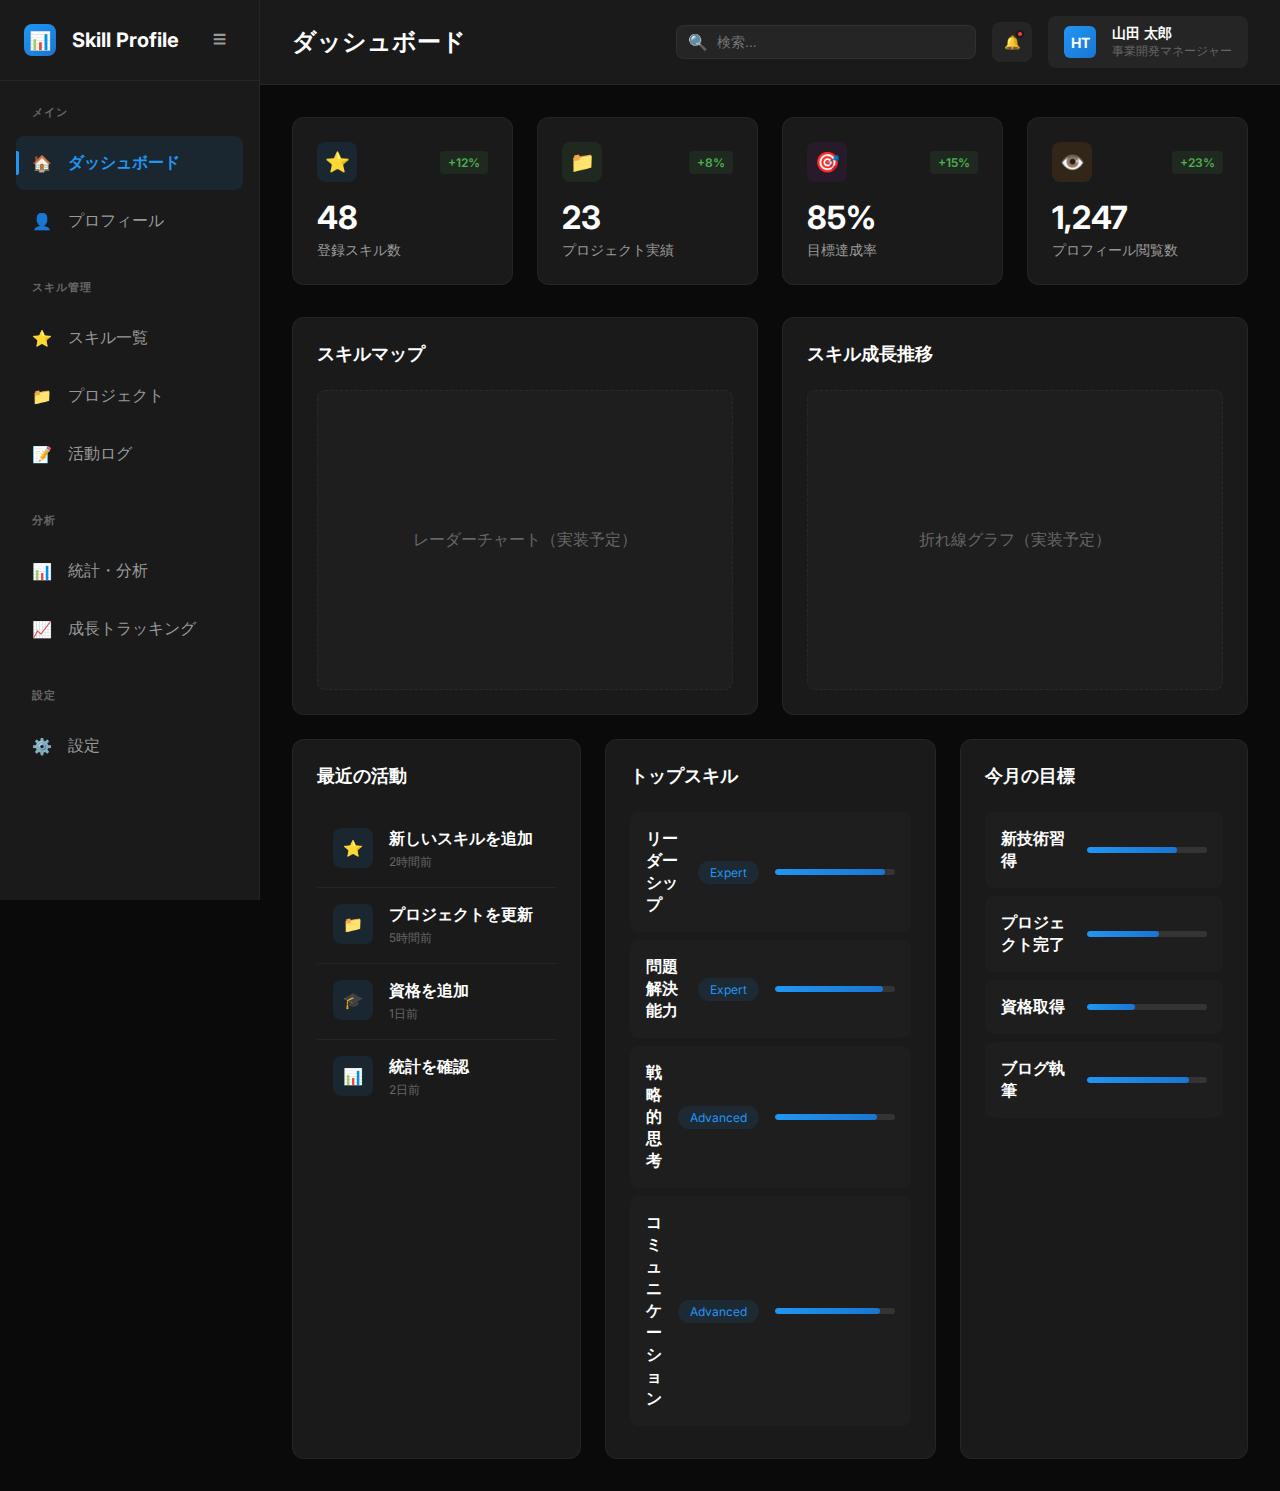
<file: prototype/dashboard/index.html>
<!DOCTYPE html>
<html lang="ja">
<head>
    <meta charset="UTF-8">
    <meta name="viewport" content="width=device-width, initial-scale=1.0">
    <title>ダッシュボード - Skill Profile</title>
    <link rel="preconnect" href="https://fonts.googleapis.com">
    <link rel="preconnect" href="https://fonts.gstatic.com" crossorigin>
    <link href="https://fonts.googleapis.com/css2?family=Inter:wght@300;400;500;600;700;800&display=swap" rel="stylesheet">
    <link rel="stylesheet" href="common.css">
    <style>
        /* ダッシュボード専用スタイル */
        .stats-grid {
            display: grid;
            grid-template-columns: repeat(4, 1fr);
            gap: var(--spacing-lg);
            margin-bottom: var(--spacing-xl);
        }

        .stat-card {
            background: var(--bg-secondary);
            border: 1px solid var(--border-secondary);
            border-radius: 12px;
            padding: var(--spacing-lg);
            transition: all 0.3s;
        }

        .stat-card:hover {
            border-color: var(--primary-500);
            transform: translateY(-4px);
            box-shadow: 0 12px 40px rgba(33, 150, 243, 0.2);
        }

        .stat-header {
            display: flex;
            align-items: center;
            justify-content: space-between;
            margin-bottom: var(--spacing-md);
        }

        .stat-icon {
            width: 40px;
            height: 40px;
            border-radius: 8px;
            display: flex;
            align-items: center;
            justify-content: center;
            font-size: 20px;
        }

        .stat-icon.blue {
            background: rgba(33, 150, 243, 0.1);
            color: var(--primary-500);
        }

        .stat-icon.green {
            background: rgba(76, 175, 80, 0.1);
            color: #4CAF50;
        }

        .stat-icon.purple {
            background: rgba(156, 39, 176, 0.1);
            color: #9C27B0;
        }

        .stat-icon.orange {
            background: rgba(255, 152, 0, 0.1);
            color: #FF9800;
        }

        .stat-trend {
            font-size: 12px;
            padding: 4px 8px;
            border-radius: 4px;
            font-weight: 600;
        }

        .stat-trend.up {
            background: rgba(76, 175, 80, 0.1);
            color: #4CAF50;
        }

        .stat-trend.down {
            background: rgba(244, 67, 54, 0.1);
            color: #f44336;
        }

        .stat-value {
            font-size: 32px;
            font-weight: 700;
            margin-bottom: var(--spacing-xs);
        }

        .stat-label {
            color: var(--text-secondary);
            font-size: 14px;
        }

        .chart-placeholder {
            width: 100%;
            height: 300px;
            background: rgba(255, 255, 255, 0.02);
            border-radius: 8px;
            display: flex;
            align-items: center;
            justify-content: center;
            color: var(--text-tertiary);
            border: 1px dashed var(--border-secondary);
        }

        .activity-item {
            display: flex;
            gap: var(--spacing-md);
            padding: var(--spacing-md);
            border-bottom: 1px solid var(--border-secondary);
        }

        .activity-item:last-child {
            border-bottom: none;
        }

        .activity-icon {
            width: 40px;
            height: 40px;
            border-radius: 8px;
            background: rgba(33, 150, 243, 0.1);
            display: flex;
            align-items: center;
            justify-content: center;
            color: var(--primary-500);
            flex-shrink: 0;
        }

        .activity-content {
            flex: 1;
        }

        .activity-title {
            font-weight: 600;
            margin-bottom: 4px;
        }

        .activity-time {
            font-size: 12px;
            color: var(--text-tertiary);
        }

        .skill-item {
            display: flex;
            align-items: center;
            gap: var(--spacing-md);
            padding: var(--spacing-md);
            background: rgba(255, 255, 255, 0.02);
            border-radius: 8px;
            margin-bottom: var(--spacing-sm);
        }

        .skill-name {
            flex: 1;
            font-weight: 600;
        }

        .skill-level {
            font-size: 12px;
            padding: 4px 12px;
            border-radius: 12px;
            background: rgba(33, 150, 243, 0.1);
            color: var(--primary-500);
        }

        .skill-progress {
            width: 120px;
            height: 6px;
            background: rgba(255, 255, 255, 0.1);
            border-radius: 3px;
            overflow: hidden;
        }

        .skill-progress-bar {
            height: 100%;
            background: linear-gradient(90deg, var(--primary-500), var(--primary-700));
            border-radius: 3px;
        }

        @media (max-width: 1024px) {
            .stats-grid {
                grid-template-columns: repeat(2, 1fr);
            }
        }

        @media (max-width: 768px) {
            .stats-grid {
                grid-template-columns: 1fr;
            }
        }
    </style>
</head>
<body>
    <div class="layout">
        <!-- サイドバー -->
        <aside class="sidebar" id="sidebar">
            <div class="sidebar-header">
                <a href="index.html" class="logo">
                    <div class="logo-icon">📊</div>
                    <span class="logo-text">Skill Profile</span>
                </a>
                <button class="toggle-sidebar" onclick="toggleSidebar()">
                    ☰
                </button>
            </div>
            
            <nav class="nav">
                <div class="nav-section">
                    <div class="nav-section-title">メイン</div>
                    <a href="index.html" class="nav-item active">
                        <span class="nav-icon">🏠</span>
                        <span class="nav-text">ダッシュボード</span>
                    </a>
                    <a href="profile.html" class="nav-item">
                        <span class="nav-icon">👤</span>
                        <span class="nav-text">プロフィール</span>
                    </a>
                </div>
                
                <div class="nav-section">
                    <div class="nav-section-title">スキル管理</div>
                    <a href="skills.html" class="nav-item">
                        <span class="nav-icon">⭐</span>
                        <span class="nav-text">スキル一覧</span>
                    </a>
                    <a href="projects.html" class="nav-item">
                        <span class="nav-icon">📁</span>
                        <span class="nav-text">プロジェクト</span>
                    </a>
                    <a href="activities.html" class="nav-item">
                        <span class="nav-icon">📝</span>
                        <span class="nav-text">活動ログ</span>
                    </a>
                </div>
                
                <div class="nav-section">
                    <div class="nav-section-title">分析</div>
                    <a href="analytics.html" class="nav-item">
                        <span class="nav-icon">📊</span>
                        <span class="nav-text">統計・分析</span>
                    </a>
                    <a href="growth.html" class="nav-item">
                        <span class="nav-icon">📈</span>
                        <span class="nav-text">成長トラッキング</span>
                    </a>
                </div>
                
                <div class="nav-section">
                    <div class="nav-section-title">設定</div>
                    <a href="settings.html" class="nav-item">
                        <span class="nav-icon">⚙️</span>
                        <span class="nav-text">設定</span>
                    </a>
                </div>
            </nav>
        </aside>

        <!-- メインコンテンツ -->
        <main class="main">
            <!-- ヘッダー -->
            <header class="header">
                <div class="header-left">
                    <h1 class="page-title">ダッシュボード</h1>
                </div>
                <div class="header-right">
                    <div class="header-search">
                        <span class="search-icon">🔍</span>
                        <input type="text" class="search-input" placeholder="検索...">
                    </div>
                    <button class="icon-button">
                        <span>🔔</span>
                        <span class="notification-badge"></span>
                    </button>
                    <div class="user-menu">
                        <div class="user-avatar">HT</div>
                        <div class="user-info">
                            <div class="user-name">山田 太郎</div>
                            <div class="user-role">事業開発マネージャー</div>
                        </div>
                    </div>
                </div>
            </header>

            <!-- コンテンツ -->
            <div class="content">
                <!-- 統計カード -->
                <div class="stats-grid">
                    <div class="stat-card">
                        <div class="stat-header">
                            <div class="stat-icon blue">⭐</div>
                            <div class="stat-trend up">+12%</div>
                        </div>
                        <div class="stat-value">48</div>
                        <div class="stat-label">登録スキル数</div>
                    </div>

                    <div class="stat-card">
                        <div class="stat-header">
                            <div class="stat-icon green">📁</div>
                            <div class="stat-trend up">+8%</div>
                        </div>
                        <div class="stat-value">23</div>
                        <div class="stat-label">プロジェクト実績</div>
                    </div>

                    <div class="stat-card">
                        <div class="stat-header">
                            <div class="stat-icon purple">🎯</div>
                            <div class="stat-trend up">+15%</div>
                        </div>
                        <div class="stat-value">85%</div>
                        <div class="stat-label">目標達成率</div>
                    </div>

                    <div class="stat-card">
                        <div class="stat-header">
                            <div class="stat-icon orange">👁️</div>
                            <div class="stat-trend up">+23%</div>
                        </div>
                        <div class="stat-value">1,247</div>
                        <div class="stat-label">プロフィール閲覧数</div>
                    </div>
                </div>

                <!-- グリッド -->
                <div class="grid grid-2">
                    <!-- スキルレーダーチャート -->
                    <div class="card">
                        <div class="card-header">
                            <h3 class="card-title">スキルマップ</h3>
                        </div>
                        <div class="chart-placeholder">
                            レーダーチャート（実装予定）
                        </div>
                    </div>

                    <!-- 成長グラフ -->
                    <div class="card">
                        <div class="card-header">
                            <h3 class="card-title">スキル成長推移</h3>
                        </div>
                        <div class="chart-placeholder">
                            折れ線グラフ（実装予定）
                        </div>
                    </div>
                </div>

                <!-- 3カラムグリッド -->
                <div class="grid grid-3 mt-lg">
                    <!-- 最近の活動 -->
                    <div class="card">
                        <div class="card-header">
                            <h3 class="card-title">最近の活動</h3>
                        </div>
                        <div class="activity-item">
                            <div class="activity-icon">⭐</div>
                            <div class="activity-content">
                                <div class="activity-title">新しいスキルを追加</div>
                                <div class="activity-time">2時間前</div>
                            </div>
                        </div>
                        <div class="activity-item">
                            <div class="activity-icon">📁</div>
                            <div class="activity-content">
                                <div class="activity-title">プロジェクトを更新</div>
                                <div class="activity-time">5時間前</div>
                            </div>
                        </div>
                        <div class="activity-item">
                            <div class="activity-icon">🎓</div>
                            <div class="activity-content">
                                <div class="activity-title">資格を追加</div>
                                <div class="activity-time">1日前</div>
                            </div>
                        </div>
                        <div class="activity-item">
                            <div class="activity-icon">📊</div>
                            <div class="activity-content">
                                <div class="activity-title">統計を確認</div>
                                <div class="activity-time">2日前</div>
                            </div>
                        </div>
                    </div>

                    <!-- トップスキル -->
                    <div class="card">
                        <div class="card-header">
                            <h3 class="card-title">トップスキル</h3>
                        </div>
                        <div class="skill-item">
                            <div class="skill-name">リーダーシップ</div>
                            <div class="skill-level">Expert</div>
                            <div class="skill-progress">
                                <div class="skill-progress-bar" style="width: 92%"></div>
                            </div>
                        </div>
                        <div class="skill-item">
                            <div class="skill-name">問題解決能力</div>
                            <div class="skill-level">Expert</div>
                            <div class="skill-progress">
                                <div class="skill-progress-bar" style="width: 90%"></div>
                            </div>
                        </div>
                        <div class="skill-item">
                            <div class="skill-name">戦略的思考</div>
                            <div class="skill-level">Advanced</div>
                            <div class="skill-progress">
                                <div class="skill-progress-bar" style="width: 85%"></div>
                            </div>
                        </div>
                        <div class="skill-item">
                            <div class="skill-name">コミュニケーション</div>
                            <div class="skill-level">Advanced</div>
                            <div class="skill-progress">
                                <div class="skill-progress-bar" style="width: 88%"></div>
                            </div>
                        </div>
                    </div>

                    <!-- 目標進捗 -->
                    <div class="card">
                        <div class="card-header">
                            <h3 class="card-title">今月の目標</h3>
                        </div>
                        <div class="skill-item">
                            <div class="skill-name">新技術習得</div>
                            <div class="skill-progress">
                                <div class="skill-progress-bar" style="width: 75%"></div>
                            </div>
                        </div>
                        <div class="skill-item">
                            <div class="skill-name">プロジェクト完了</div>
                            <div class="skill-progress">
                                <div class="skill-progress-bar" style="width: 60%"></div>
                            </div>
                        </div>
                        <div class="skill-item">
                            <div class="skill-name">資格取得</div>
                            <div class="skill-progress">
                                <div class="skill-progress-bar" style="width: 40%"></div>
                            </div>
                        </div>
                        <div class="skill-item">
                            <div class="skill-name">ブログ執筆</div>
                            <div class="skill-progress">
                                <div class="skill-progress-bar" style="width: 85%"></div>
                            </div>
                        </div>
                    </div>
                </div>
            </div>
        </main>
    </div>

    <script>
        function toggleSidebar() {
            const sidebar = document.getElementById('sidebar');
            sidebar.classList.toggle('collapsed');
        }
    </script>
</body>
</html>
</file>
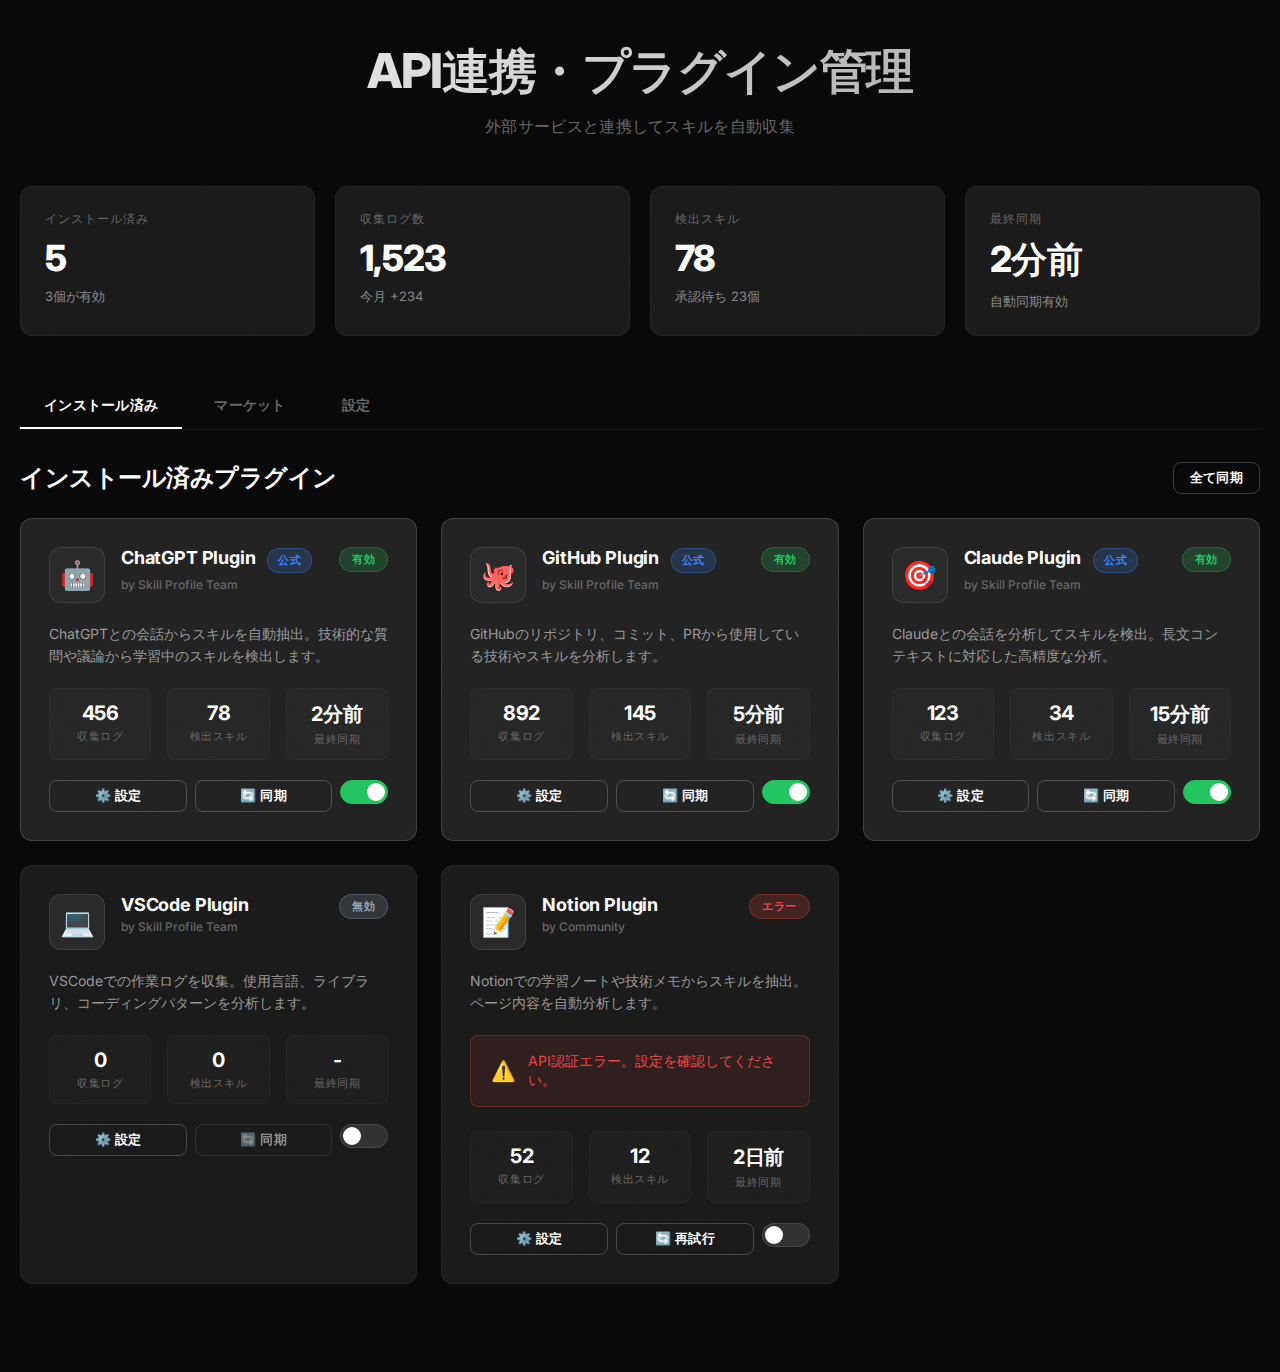
<file: prototype/api-integration-page.html>
<!DOCTYPE html>
<html lang="ja">
<head>
    <meta charset="UTF-8">
    <meta name="viewport" content="width=device-width, initial-scale=1.0">
    <title>API連携 - Skill Profile</title>
    <link rel="preconnect" href="https://fonts.googleapis.com">
    <link rel="preconnect" href="https://fonts.gstatic.com" crossorigin>
    <link href="https://fonts.googleapis.com/css2?family=Inter:wght@300;400;500;600;700;800&display=swap" rel="stylesheet">
    <style>
        * {
            margin: 0;
            padding: 0;
            box-sizing: border-box;
        }

        body {
            font-family: 'Inter', -apple-system, BlinkMacSystemFont, 'Segoe UI', Roboto, sans-serif;
            background: #0a0a0a;
            min-height: 100vh;
            padding: 40px 20px;
            color: #ffffff;
        }

        .container {
            max-width: 1400px;
            margin: 0 auto;
        }

        /* ヘッダー */
        .page-header {
            margin-bottom: 48px;
            text-align: center;
        }

        .page-title {
            font-size: 48px;
            font-weight: 800;
            letter-spacing: -0.03em;
            margin-bottom: 12px;
            background: linear-gradient(135deg, #ffffff 0%, #999999 100%);
            -webkit-background-clip: text;
            -webkit-text-fill-color: transparent;
            background-clip: text;
        }

        .page-subtitle {
            font-size: 16px;
            color: #666666;
            font-weight: 400;
            letter-spacing: 0.02em;
        }

        /* 統計サマリー */
        .stats-grid {
            display: grid;
            grid-template-columns: repeat(auto-fit, minmax(250px, 1fr));
            gap: 20px;
            margin-bottom: 48px;
        }

        .stat-card {
            background: #1a1a1a;
            border: 1px solid rgba(255, 255, 255, 0.05);
            border-radius: 12px;
            padding: 24px;
            position: relative;
            overflow: hidden;
            transition: all 0.3s ease;
        }

        .stat-card::before {
            content: '';
            position: absolute;
            top: 0;
            left: 0;
            right: 0;
            bottom: 0;
            background: url('data:image/svg+xml;utf8,<svg xmlns="http://www.w3.org/2000/svg" width="100" height="100"><filter id="noise"><feTurbulence type="fractalNoise" baseFrequency="0.9" numOctaves="4" /></filter><rect width="100" height="100" filter="url(%23noise)" opacity="0.05"/></svg>');
            opacity: 0.3;
            pointer-events: none;
        }

        .stat-card:hover {
            border-color: rgba(255, 255, 255, 0.1);
            transform: translateY(-4px);
            box-shadow: 0 8px 24px rgba(0, 0, 0, 0.4);
        }

        .stat-label {
            font-size: 12px;
            color: #666666;
            font-weight: 500;
            text-transform: uppercase;
            letter-spacing: 0.08em;
            margin-bottom: 8px;
            position: relative;
            z-index: 1;
        }

        .stat-value {
            font-size: 36px;
            font-weight: 800;
            letter-spacing: -0.02em;
            position: relative;
            z-index: 1;
        }

        .stat-description {
            font-size: 13px;
            color: #888888;
            margin-top: 8px;
            position: relative;
            z-index: 1;
        }

        /* セクションヘッダー */
        .section-header {
            display: flex;
            justify-content: space-between;
            align-items: center;
            margin-bottom: 24px;
        }

        .section-title {
            font-size: 24px;
            font-weight: 700;
            letter-spacing: -0.02em;
        }

        .section-actions {
            display: flex;
            gap: 12px;
        }

        /* ボタン */
        .btn {
            padding: 10px 20px;
            border-radius: 8px;
            font-size: 14px;
            font-weight: 600;
            cursor: pointer;
            transition: all 0.2s ease;
            border: none;
            letter-spacing: 0.02em;
        }

        .btn-primary {
            background: #ffffff;
            color: #0a0a0a;
        }

        .btn-primary:hover {
            background: #e6e6e6;
            transform: translateY(-2px);
            box-shadow: 0 4px 12px rgba(255, 255, 255, 0.2);
        }

        .btn-secondary {
            background: transparent;
            color: #ffffff;
            border: 1px solid rgba(255, 255, 255, 0.2);
        }

        .btn-secondary:hover {
            border-color: rgba(255, 255, 255, 0.4);
            background: rgba(255, 255, 255, 0.05);
        }

        .btn-small {
            padding: 6px 16px;
            font-size: 13px;
        }

        /* プラグインカード */
        .plugins-grid {
            display: grid;
            grid-template-columns: repeat(auto-fill, minmax(360px, 1fr));
            gap: 24px;
            margin-bottom: 48px;
        }

        .plugin-card {
            background: #1a1a1a;
            border: 1px solid rgba(255, 255, 255, 0.05);
            border-radius: 12px;
            padding: 28px;
            position: relative;
            overflow: hidden;
            transition: all 0.3s ease;
        }

        .plugin-card::before {
            content: '';
            position: absolute;
            top: 0;
            left: 0;
            right: 0;
            bottom: 0;
            background: url('data:image/svg+xml;utf8,<svg xmlns="http://www.w3.org/2000/svg" width="100" height="100"><filter id="noise"><feTurbulence type="fractalNoise" baseFrequency="0.9" numOctaves="4" /></filter><rect width="100" height="100" filter="url(%23noise)" opacity="0.05"/></svg>');
            opacity: 0.3;
            pointer-events: none;
        }

        .plugin-card:hover {
            border-color: rgba(255, 255, 255, 0.1);
            transform: translateY(-4px);
            box-shadow: 0 12px 32px rgba(0, 0, 0, 0.5);
        }

        .plugin-card.active {
            border-color: rgba(255, 255, 255, 0.15);
            background: #222222;
        }

        .plugin-header {
            display: flex;
            gap: 16px;
            margin-bottom: 20px;
            position: relative;
            z-index: 1;
        }

        .plugin-icon {
            width: 56px;
            height: 56px;
            border-radius: 12px;
            background: #2a2a2a;
            display: flex;
            align-items: center;
            justify-content: center;
            font-size: 28px;
            flex-shrink: 0;
            border: 1px solid rgba(255, 255, 255, 0.1);
        }

        .plugin-info {
            flex: 1;
        }

        .plugin-name {
            font-size: 18px;
            font-weight: 700;
            margin-bottom: 4px;
            letter-spacing: -0.01em;
        }

        .plugin-author {
            font-size: 12px;
            color: #666666;
            font-weight: 500;
        }

        .plugin-status {
            position: absolute;
            top: 28px;
            right: 28px;
            padding: 4px 12px;
            border-radius: 20px;
            font-size: 11px;
            font-weight: 600;
            text-transform: uppercase;
            letter-spacing: 0.05em;
            z-index: 2;
        }

        .status-active {
            background: rgba(34, 197, 94, 0.2);
            color: #22c55e;
            border: 1px solid rgba(34, 197, 94, 0.3);
        }

        .status-inactive {
            background: rgba(148, 163, 184, 0.2);
            color: #94a3b8;
            border: 1px solid rgba(148, 163, 184, 0.3);
        }

        .status-error {
            background: rgba(239, 68, 68, 0.2);
            color: #ef4444;
            border: 1px solid rgba(239, 68, 68, 0.3);
        }

        .plugin-description {
            font-size: 14px;
            color: #999999;
            line-height: 1.6;
            margin-bottom: 20px;
            position: relative;
            z-index: 1;
        }

        .plugin-stats {
            display: grid;
            grid-template-columns: repeat(3, 1fr);
            gap: 16px;
            margin-bottom: 20px;
            position: relative;
            z-index: 1;
        }

        .plugin-stat {
            text-align: center;
            padding: 12px;
            background: rgba(255, 255, 255, 0.02);
            border-radius: 8px;
            border: 1px solid rgba(255, 255, 255, 0.03);
        }

        .plugin-stat-value {
            font-size: 20px;
            font-weight: 700;
            margin-bottom: 4px;
            letter-spacing: -0.01em;
        }

        .plugin-stat-label {
            font-size: 11px;
            color: #666666;
            text-transform: uppercase;
            letter-spacing: 0.05em;
            font-weight: 500;
        }

        .plugin-actions {
            display: flex;
            gap: 8px;
            position: relative;
            z-index: 1;
        }

        .plugin-actions .btn {
            flex: 1;
        }

        /* トグルスイッチ */
        .toggle-switch {
            position: relative;
            width: 48px;
            height: 24px;
            background: rgba(255, 255, 255, 0.1);
            border-radius: 12px;
            cursor: pointer;
            transition: all 0.3s ease;
            border: 1px solid rgba(255, 255, 255, 0.1);
        }

        .toggle-switch.active {
            background: #22c55e;
            border-color: #22c55e;
        }

        .toggle-switch::after {
            content: '';
            position: absolute;
            top: 2px;
            left: 2px;
            width: 18px;
            height: 18px;
            background: #ffffff;
            border-radius: 50%;
            transition: all 0.3s ease;
        }

        .toggle-switch.active::after {
            left: 26px;
        }

        /* タブ */
        .tabs {
            display: flex;
            gap: 8px;
            margin-bottom: 32px;
            border-bottom: 1px solid rgba(255, 255, 255, 0.05);
        }

        .tab {
            padding: 12px 24px;
            font-size: 14px;
            font-weight: 600;
            color: #666666;
            cursor: pointer;
            transition: all 0.2s ease;
            border-bottom: 2px solid transparent;
            letter-spacing: 0.02em;
        }

        .tab:hover {
            color: #999999;
        }

        .tab.active {
            color: #ffffff;
            border-bottom-color: #ffffff;
        }

        /* バッジ */
        .badge {
            display: inline-block;
            padding: 4px 10px;
            border-radius: 12px;
            font-size: 11px;
            font-weight: 600;
            text-transform: uppercase;
            letter-spacing: 0.05em;
        }

        .badge-official {
            background: rgba(59, 130, 246, 0.2);
            color: #3b82f6;
            border: 1px solid rgba(59, 130, 246, 0.3);
        }

        .badge-new {
            background: rgba(168, 85, 247, 0.2);
            color: #a855f7;
            border: 1px solid rgba(168, 85, 247, 0.3);
        }

        .badge-popular {
            background: rgba(251, 191, 36, 0.2);
            color: #fbbf24;
            border: 1px solid rgba(251, 191, 36, 0.3);
        }

        /* 評価 */
        .rating {
            display: flex;
            align-items: center;
            gap: 4px;
            font-size: 12px;
            color: #fbbf24;
        }

        .rating-value {
            font-weight: 600;
            color: #ffffff;
            margin-left: 4px;
        }

        .rating-count {
            color: #666666;
            margin-left: 4px;
        }

        /* モーダル */
        .modal {
            display: none;
            position: fixed;
            top: 0;
            left: 0;
            right: 0;
            bottom: 0;
            background: rgba(0, 0, 0, 0.8);
            backdrop-filter: blur(8px);
            z-index: 1000;
            align-items: center;
            justify-content: center;
            padding: 20px;
        }

        .modal.active {
            display: flex;
        }

        .modal-content {
            background: #1a1a1a;
            border-radius: 16px;
            padding: 40px;
            max-width: 600px;
            width: 100%;
            border: 1px solid rgba(255, 255, 255, 0.1);
            position: relative;
            animation: modalSlideIn 0.3s ease-out;
        }

        @keyframes modalSlideIn {
            from {
                opacity: 0;
                transform: translateY(20px);
            }
            to {
                opacity: 1;
                transform: translateY(0);
            }
        }

        .modal-header {
            display: flex;
            justify-content: space-between;
            align-items: center;
            margin-bottom: 24px;
        }

        .modal-title {
            font-size: 24px;
            font-weight: 700;
            letter-spacing: -0.02em;
        }

        .modal-close {
            width: 32px;
            height: 32px;
            border-radius: 8px;
            background: rgba(255, 255, 255, 0.05);
            border: 1px solid rgba(255, 255, 255, 0.1);
            color: #ffffff;
            font-size: 20px;
            cursor: pointer;
            display: flex;
            align-items: center;
            justify-content: center;
            transition: all 0.2s ease;
        }

        .modal-close:hover {
            background: rgba(255, 255, 255, 0.1);
        }

        .form-group {
            margin-bottom: 24px;
        }

        .form-label {
            display: block;
            font-size: 13px;
            font-weight: 600;
            color: #999999;
            margin-bottom: 8px;
            text-transform: uppercase;
            letter-spacing: 0.05em;
        }

        .form-input {
            width: 100%;
            padding: 12px 16px;
            background: rgba(255, 255, 255, 0.05);
            border: 1px solid rgba(255, 255, 255, 0.1);
            border-radius: 8px;
            color: #ffffff;
            font-size: 14px;
            font-family: 'Inter', sans-serif;
            transition: all 0.2s ease;
        }

        .form-input:focus {
            outline: none;
            border-color: rgba(255, 255, 255, 0.3);
            background: rgba(255, 255, 255, 0.08);
        }

        .form-input::placeholder {
            color: #555555;
        }

        .form-help {
            font-size: 12px;
            color: #666666;
            margin-top: 6px;
        }

        .form-checkbox {
            display: flex;
            align-items: center;
            gap: 12px;
            cursor: pointer;
        }

        .form-checkbox input {
            width: 20px;
            height: 20px;
            cursor: pointer;
        }

        .form-checkbox label {
            font-size: 14px;
            color: #cccccc;
            cursor: pointer;
        }

        /* アラート */
        .alert {
            padding: 16px 20px;
            border-radius: 8px;
            margin-bottom: 24px;
            display: flex;
            align-items: center;
            gap: 12px;
            font-size: 14px;
            border: 1px solid;
        }

        .alert-success {
            background: rgba(34, 197, 94, 0.1);
            border-color: rgba(34, 197, 94, 0.3);
            color: #22c55e;
        }

        .alert-warning {
            background: rgba(251, 191, 36, 0.1);
            border-color: rgba(251, 191, 36, 0.3);
            color: #fbbf24;
        }

        .alert-error {
            background: rgba(239, 68, 68, 0.1);
            border-color: rgba(239, 68, 68, 0.3);
            color: #ef4444;
        }

        .alert-icon {
            font-size: 20px;
        }

        /* レスポンシブ */
        @media (max-width: 768px) {
            .page-title {
                font-size: 36px;
            }

            .plugins-grid {
                grid-template-columns: 1fr;
            }

            .stats-grid {
                grid-template-columns: 1fr;
            }

            .section-header {
                flex-direction: column;
                align-items: flex-start;
                gap: 16px;
            }

            .modal-content {
                padding: 24px;
            }
        }

        /* アニメーション */
        @keyframes fadeIn {
            from {
                opacity: 0;
                transform: translateY(10px);
            }
            to {
                opacity: 1;
                transform: translateY(0);
            }
        }

        .plugin-card {
            animation: fadeIn 0.4s ease-out;
        }

        .plugin-card:nth-child(1) { animation-delay: 0.05s; }
        .plugin-card:nth-child(2) { animation-delay: 0.1s; }
        .plugin-card:nth-child(3) { animation-delay: 0.15s; }
        .plugin-card:nth-child(4) { animation-delay: 0.2s; }
        .plugin-card:nth-child(5) { animation-delay: 0.25s; }
        .plugin-card:nth-child(6) { animation-delay: 0.3s; }
    </style>
</head>
<body>
    <div class="container">
        <!-- ページヘッダー -->
        <div class="page-header">
            <h1 class="page-title">API連携・プラグイン管理</h1>
            <p class="page-subtitle">外部サービスと連携してスキルを自動収集</p>
        </div>

        <!-- 統計サマリー -->
        <div class="stats-grid">
            <div class="stat-card">
                <div class="stat-label">インストール済み</div>
                <div class="stat-value">5</div>
                <div class="stat-description">3個が有効</div>
            </div>
            <div class="stat-card">
                <div class="stat-label">収集ログ数</div>
                <div class="stat-value">1,523</div>
                <div class="stat-description">今月 +234</div>
            </div>
            <div class="stat-card">
                <div class="stat-label">検出スキル</div>
                <div class="stat-value">78</div>
                <div class="stat-description">承認待ち 23個</div>
            </div>
            <div class="stat-card">
                <div class="stat-label">最終同期</div>
                <div class="stat-value">2分前</div>
                <div class="stat-description">自動同期有効</div>
            </div>
        </div>

        <!-- タブ -->
        <div class="tabs">
            <div class="tab active" onclick="switchTab('installed')">インストール済み</div>
            <div class="tab" onclick="switchTab('marketplace')">マーケット</div>
            <div class="tab" onclick="switchTab('settings')">設定</div>
        </div>

        <!-- インストール済みプラグイン -->
        <div id="installed-tab" class="tab-content">
            <div class="section-header">
                <h2 class="section-title">インストール済みプラグイン</h2>
                <div class="section-actions">
                    <button class="btn btn-secondary btn-small" onclick="syncAll()">全て同期</button>
                </div>
            </div>

            <div class="plugins-grid">
                <!-- ChatGPT プラグイン -->
                <div class="plugin-card active">
                    <div class="plugin-status status-active">有効</div>
                    <div class="plugin-header">
                        <div class="plugin-icon">🤖</div>
                        <div class="plugin-info">
                            <div class="plugin-name">
                                ChatGPT Plugin
                                <span class="badge badge-official" style="margin-left: 8px;">公式</span>
                            </div>
                            <div class="plugin-author">by Skill Profile Team</div>
                        </div>
                    </div>
                    <div class="plugin-description">
                        ChatGPTとの会話からスキルを自動抽出。技術的な質問や議論から学習中のスキルを検出します。
                    </div>
                    <div class="plugin-stats">
                        <div class="plugin-stat">
                            <div class="plugin-stat-value">456</div>
                            <div class="plugin-stat-label">収集ログ</div>
                        </div>
                        <div class="plugin-stat">
                            <div class="plugin-stat-value">78</div>
                            <div class="plugin-stat-label">検出スキル</div>
                        </div>
                        <div class="plugin-stat">
                            <div class="plugin-stat-value">2分前</div>
                            <div class="plugin-stat-label">最終同期</div>
                        </div>
                    </div>
                    <div class="plugin-actions">
                        <button class="btn btn-secondary btn-small" onclick="openSettings('chatgpt')">⚙️ 設定</button>
                        <button class="btn btn-secondary btn-small" onclick="syncPlugin('chatgpt')">🔄 同期</button>
                        <div class="toggle-switch active" onclick="togglePlugin(this)"></div>
                    </div>
                </div>

                <!-- GitHub プラグイン -->
                <div class="plugin-card active">
                    <div class="plugin-status status-active">有効</div>
                    <div class="plugin-header">
                        <div class="plugin-icon">🐙</div>
                        <div class="plugin-info">
                            <div class="plugin-name">
                                GitHub Plugin
                                <span class="badge badge-official" style="margin-left: 8px;">公式</span>
                            </div>
                            <div class="plugin-author">by Skill Profile Team</div>
                        </div>
                    </div>
                    <div class="plugin-description">
                        GitHubのリポジトリ、コミット、PRから使用している技術やスキルを分析します。
                    </div>
                    <div class="plugin-stats">
                        <div class="plugin-stat">
                            <div class="plugin-stat-value">892</div>
                            <div class="plugin-stat-label">収集ログ</div>
                        </div>
                        <div class="plugin-stat">
                            <div class="plugin-stat-value">145</div>
                            <div class="plugin-stat-label">検出スキル</div>
                        </div>
                        <div class="plugin-stat">
                            <div class="plugin-stat-value">5分前</div>
                            <div class="plugin-stat-label">最終同期</div>
                        </div>
                    </div>
                    <div class="plugin-actions">
                        <button class="btn btn-secondary btn-small" onclick="openSettings('github')">⚙️ 設定</button>
                        <button class="btn btn-secondary btn-small" onclick="syncPlugin('github')">🔄 同期</button>
                        <div class="toggle-switch active" onclick="togglePlugin(this)"></div>
                    </div>
                </div>

                <!-- Claude プラグイン -->
                <div class="plugin-card active">
                    <div class="plugin-status status-active">有効</div>
                    <div class="plugin-header">
                        <div class="plugin-icon">🎯</div>
                        <div class="plugin-info">
                            <div class="plugin-name">
                                Claude Plugin
                                <span class="badge badge-official" style="margin-left: 8px;">公式</span>
                            </div>
                            <div class="plugin-author">by Skill Profile Team</div>
                        </div>
                    </div>
                    <div class="plugin-description">
                        Claudeとの会話を分析してスキルを検出。長文コンテキストに対応した高精度な分析。
                    </div>
                    <div class="plugin-stats">
                        <div class="plugin-stat">
                            <div class="plugin-stat-value">123</div>
                            <div class="plugin-stat-label">収集ログ</div>
                        </div>
                        <div class="plugin-stat">
                            <div class="plugin-stat-value">34</div>
                            <div class="plugin-stat-label">検出スキル</div>
                        </div>
                        <div class="plugin-stat">
                            <div class="plugin-stat-value">15分前</div>
                            <div class="plugin-stat-label">最終同期</div>
                        </div>
                    </div>
                    <div class="plugin-actions">
                        <button class="btn btn-secondary btn-small" onclick="openSettings('claude')">⚙️ 設定</button>
                        <button class="btn btn-secondary btn-small" onclick="syncPlugin('claude')">🔄 同期</button>
                        <div class="toggle-switch active" onclick="togglePlugin(this)"></div>
                    </div>
                </div>

                <!-- VSCode プラグイン -->
                <div class="plugin-card">
                    <div class="plugin-status status-inactive">無効</div>
                    <div class="plugin-header">
                        <div class="plugin-icon">💻</div>
                        <div class="plugin-info">
                            <div class="plugin-name">VSCode Plugin</div>
                            <div class="plugin-author">by Skill Profile Team</div>
                        </div>
                    </div>
                    <div class="plugin-description">
                        VSCodeでの作業ログを収集。使用言語、ライブラリ、コーディングパターンを分析します。
                    </div>
                    <div class="plugin-stats">
                        <div class="plugin-stat">
                            <div class="plugin-stat-value">0</div>
                            <div class="plugin-stat-label">収集ログ</div>
                        </div>
                        <div class="plugin-stat">
                            <div class="plugin-stat-value">0</div>
                            <div class="plugin-stat-label">検出スキル</div>
                        </div>
                        <div class="plugin-stat">
                            <div class="plugin-stat-value">-</div>
                            <div class="plugin-stat-label">最終同期</div>
                        </div>
                    </div>
                    <div class="plugin-actions">
                        <button class="btn btn-secondary btn-small" onclick="openSettings('vscode')">⚙️ 設定</button>
                        <button class="btn btn-secondary btn-small" disabled style="opacity: 0.5;">🔄 同期</button>
                        <div class="toggle-switch" onclick="togglePlugin(this)"></div>
                    </div>
                </div>

                <!-- Notion プラグイン -->
                <div class="plugin-card">
                    <div class="plugin-status status-error">エラー</div>
                    <div class="plugin-header">
                        <div class="plugin-icon">📝</div>
                        <div class="plugin-info">
                            <div class="plugin-name">Notion Plugin</div>
                            <div class="plugin-author">by Community</div>
                        </div>
                    </div>
                    <div class="plugin-description">
                        Notionでの学習ノートや技術メモからスキルを抽出。ページ内容を自動分析します。
                    </div>
                    <div class="alert alert-error" style="margin-top: 16px;">
                        <span class="alert-icon">⚠️</span>
                        <span>API認証エラー。設定を確認してください。</span>
                    </div>
                    <div class="plugin-stats">
                        <div class="plugin-stat">
                            <div class="plugin-stat-value">52</div>
                            <div class="plugin-stat-label">収集ログ</div>
                        </div>
                        <div class="plugin-stat">
                            <div class="plugin-stat-value">12</div>
                            <div class="plugin-stat-label">検出スキル</div>
                        </div>
                        <div class="plugin-stat">
                            <div class="plugin-stat-value">2日前</div>
                            <div class="plugin-stat-label">最終同期</div>
                        </div>
                    </div>
                    <div class="plugin-actions">
                        <button class="btn btn-secondary btn-small" onclick="openSettings('notion')">⚙️ 設定</button>
                        <button class="btn btn-secondary btn-small" onclick="syncPlugin('notion')">🔄 再試行</button>
                        <div class="toggle-switch" onclick="togglePlugin(this)"></div>
                    </div>
                </div>
            </div>
        </div>

        <!-- マーケット -->
        <div id="marketplace-tab" class="tab-content" style="display: none;">
            <div class="section-header">
                <h2 class="section-title">プラグインマーケット</h2>
                <div class="section-actions">
                    <button class="btn btn-secondary btn-small">🔍 検索</button>
                </div>
            </div>

            <div class="plugins-grid">
                <!-- Slack プラグイン -->
                <div class="plugin-card">
                    <div class="plugin-header">
                        <div class="plugin-icon">💬</div>
                        <div class="plugin-info">
                            <div class="plugin-name">
                                Slack Plugin
                                <span class="badge badge-popular" style="margin-left: 8px;">人気</span>
                            </div>
                            <div class="plugin-author">by Community</div>
                        </div>
                    </div>
                    <div class="rating">
                        ⭐⭐⭐⭐⭐
                        <span class="rating-value">4.8</span>
                        <span class="rating-count">(234)</span>
                    </div>
                    <div class="plugin-description" style="margin-top: 12px;">
                        Slackでの技術的な会話やディスカッションからスキルを検出。チャンネル別の分析も可能。
                    </div>
                    <div class="plugin-stats">
                        <div class="plugin-stat">
                            <div class="plugin-stat-value">2.3K</div>
                            <div class="plugin-stat-label">インストール</div>
                        </div>
                        <div class="plugin-stat">
                            <div class="plugin-stat-value">v1.2.0</div>
                            <div class="plugin-stat-label">バージョン</div>
                        </div>
                        <div class="plugin-stat">
                            <div class="plugin-stat-value">1週間前</div>
                            <div class="plugin-stat-label">更新日</div>
                        </div>
                    </div>
                    <div class="plugin-actions">
                        <button class="btn btn-primary btn-small" onclick="installPlugin('slack')">📥 インストール</button>
                        <button class="btn btn-secondary btn-small" onclick="viewPlugin('slack')">詳細</button>
                    </div>
                </div>

                <!-- Udemy プラグイン -->
                <div class="plugin-card">
                    <div class="plugin-header">
                        <div class="plugin-icon">🎓</div>
                        <div class="plugin-info">
                            <div class="plugin-name">
                                Udemy Plugin
                                <span class="badge badge-new" style="margin-left: 8px;">新着</span>
                            </div>
                            <div class="plugin-author">by Community</div>
                        </div>
                    </div>
                    <div class="rating">
                        ⭐⭐⭐⭐⭐
                        <span class="rating-value">4.9</span>
                        <span class="rating-count">(89)</span>
                    </div>
                    <div class="plugin-description" style="margin-top: 12px;">
                        Udemyのコース修了情報を自動取得。学習したスキルをプロフィールに反映します。
                    </div>
                    <div class="plugin-stats">
                        <div class="plugin-stat">
                            <div class="plugin-stat-value">1.1K</div>
                            <div class="plugin-stat-label">インストール</div>
                        </div>
                        <div class="plugin-stat">
                            <div class="plugin-stat-value">v1.0.1</div>
                            <div class="plugin-stat-label">バージョン</div>
                        </div>
                        <div class="plugin-stat">
                            <div class="plugin-stat-value">3日前</div>
                            <div class="plugin-stat-label">更新日</div>
                        </div>
                    </div>
                    <div class="plugin-actions">
                        <button class="btn btn-primary btn-small" onclick="installPlugin('udemy')">📥 インストール</button>
                        <button class="btn btn-secondary btn-small" onclick="viewPlugin('udemy')">詳細</button>
                    </div>
                </div>

                <!-- Kaggle プラグイン -->
                <div class="plugin-card">
                    <div class="plugin-header">
                        <div class="plugin-icon">🏆</div>
                        <div class="plugin-info">
                            <div class="plugin-name">Kaggle Plugin</div>
                            <div class="plugin-author">by Community</div>
                        </div>
                    </div>
                    <div class="rating">
                        ⭐⭐⭐⭐
                        <span class="rating-value">4.6</span>
                        <span class="rating-count">(156)</span>
                    </div>
                    <div class="plugin-description" style="margin-top: 12px;">
                        Kaggleでのコンペ参加履歴、メダル、使用技術からデータサイエンススキルを自動登録。
                    </div>
                    <div class="plugin-stats">
                        <div class="plugin-stat">
                            <div class="plugin-stat-value">890</div>
                            <div class="plugin-stat-label">インストール</div>
                        </div>
                        <div class="plugin-stat">
                            <div class="plugin-stat-value">v2.1.0</div>
                            <div class="plugin-stat-label">バージョン</div>
                        </div>
                        <div class="plugin-stat">
                            <div class="plugin-stat-value">2週間前</div>
                            <div class="plugin-stat-label">更新日</div>
                        </div>
                    </div>
                    <div class="plugin-actions">
                        <button class="btn btn-primary btn-small" onclick="installPlugin('kaggle')">📥 インストール</button>
                        <button class="btn btn-secondary btn-small" onclick="viewPlugin('kaggle')">詳細</button>
                    </div>
                </div>
            </div>
        </div>
    </div>

    <!-- 設定モーダル -->
    <div id="settings-modal" class="modal">
        <div class="modal-content">
            <div class="modal-header">
                <h2 class="modal-title">プラグイン設定</h2>
                <button class="modal-close" onclick="closeModal()">×</button>
            </div>

            <div class="alert alert-warning">
                <span class="alert-icon">ℹ️</span>
                <span>APIキーは安全に暗号化されて保存されます</span>
            </div>

            <form onsubmit="saveSettings(event)">
                <div class="form-group">
                    <label class="form-label">APIキー</label>
                    <input type="password" class="form-input" placeholder="sk-xxxxxxxxxxxxxxxx" required>
                    <div class="form-help">サービスのAPIキーを入力してください</div>
                </div>

                <div class="form-group">
                    <label class="form-label">同期間隔（分）</label>
                    <input type="number" class="form-input" value="60" min="5" max="1440">
                    <div class="form-help">自動同期の間隔を設定します（5〜1440分）</div>
                </div>

                <div class="form-group">
                    <label class="form-label">収集カテゴリ</label>
                    <div style="display: flex; flex-direction: column; gap: 12px; margin-top: 12px;">
                        <div class="form-checkbox">
                            <input type="checkbox" id="cat-tech" checked>
                            <label for="cat-tech">技術スキル</label>
                        </div>
                        <div class="form-checkbox">
                            <input type="checkbox" id="cat-business" checked>
                            <label for="cat-business">ビジネススキル</label>
                        </div>
                        <div class="form-checkbox">
                            <input type="checkbox" id="cat-language">
                            <label for="cat-language">言語スキル</label>
                        </div>
                    </div>
                </div>

                <div class="form-group">
                    <div class="form-checkbox">
                        <input type="checkbox" id="auto-approve">
                        <label for="auto-approve">信頼度90%以上のスキルを自動承認</label>
                    </div>
                </div>

                <div style="display: flex; gap: 12px; margin-top: 32px;">
                    <button type="submit" class="btn btn-primary" style="flex: 1;">保存</button>
                    <button type="button" class="btn btn-secondary" onclick="closeModal()">キャンセル</button>
                </div>
            </form>
        </div>
    </div>

    <script>
        // タブ切り替え
        function switchTab(tabName) {
            // タブボタンのアクティブ状態を更新
            document.querySelectorAll('.tab').forEach(tab => {
                tab.classList.remove('active');
            });
            event.target.classList.add('active');

            // タブコンテンツの表示/非表示
            document.getElementById('installed-tab').style.display = 'none';
            document.getElementById('marketplace-tab').style.display = 'none';

            if (tabName === 'installed') {
                document.getElementById('installed-tab').style.display = 'block';
            } else if (tabName === 'marketplace') {
                document.getElementById('marketplace-tab').style.display = 'block';
            }
        }

        // プラグインのトグル
        function togglePlugin(element) {
            element.classList.toggle('active');
            const isActive = element.classList.contains('active');
            console.log('Plugin toggled:', isActive);
            // ここでAPIリクエストを送信
        }

        // プラグイン同期
        function syncPlugin(pluginId) {
            console.log('Syncing plugin:', pluginId);
            alert(`${pluginId} プラグインを同期しています...`);
            // ここでAPIリクエストを送信
        }

        // 全プラグイン同期
        function syncAll() {
            console.log('Syncing all plugins');
            alert('全てのプラグインを同期しています...');
            // ここでAPIリクエストを送信
        }

        // 設定モーダルを開く
        function openSettings(pluginId) {
            console.log('Opening settings for:', pluginId);
            document.getElementById('settings-modal').classList.add('active');
        }

        // モーダルを閉じる
        function closeModal() {
            document.getElementById('settings-modal').classList.remove('active');
        }

        // 設定保存
        function saveSettings(event) {
            event.preventDefault();
            console.log('Saving settings');
            alert('設定を保存しました');
            closeModal();
            // ここでAPIリクエストを送信
        }

        // プラグインインストール
        function installPlugin(pluginId) {
            console.log('Installing plugin:', pluginId);
            alert(`${pluginId} プラグインをインストールしています...`);
            // ここでAPIリクエストを送信
        }

        // プラグイン詳細表示
        function viewPlugin(pluginId) {
            console.log('Viewing plugin:', pluginId);
            alert(`${pluginId} プラグインの詳細を表示します`);
        }

        // モーダル外クリックで閉じる
        document.getElementById('settings-modal').addEventListener('click', function(event) {
            if (event.target === this) {
                closeModal();
            }
        });
    </script>
</body>
</html>
</file>
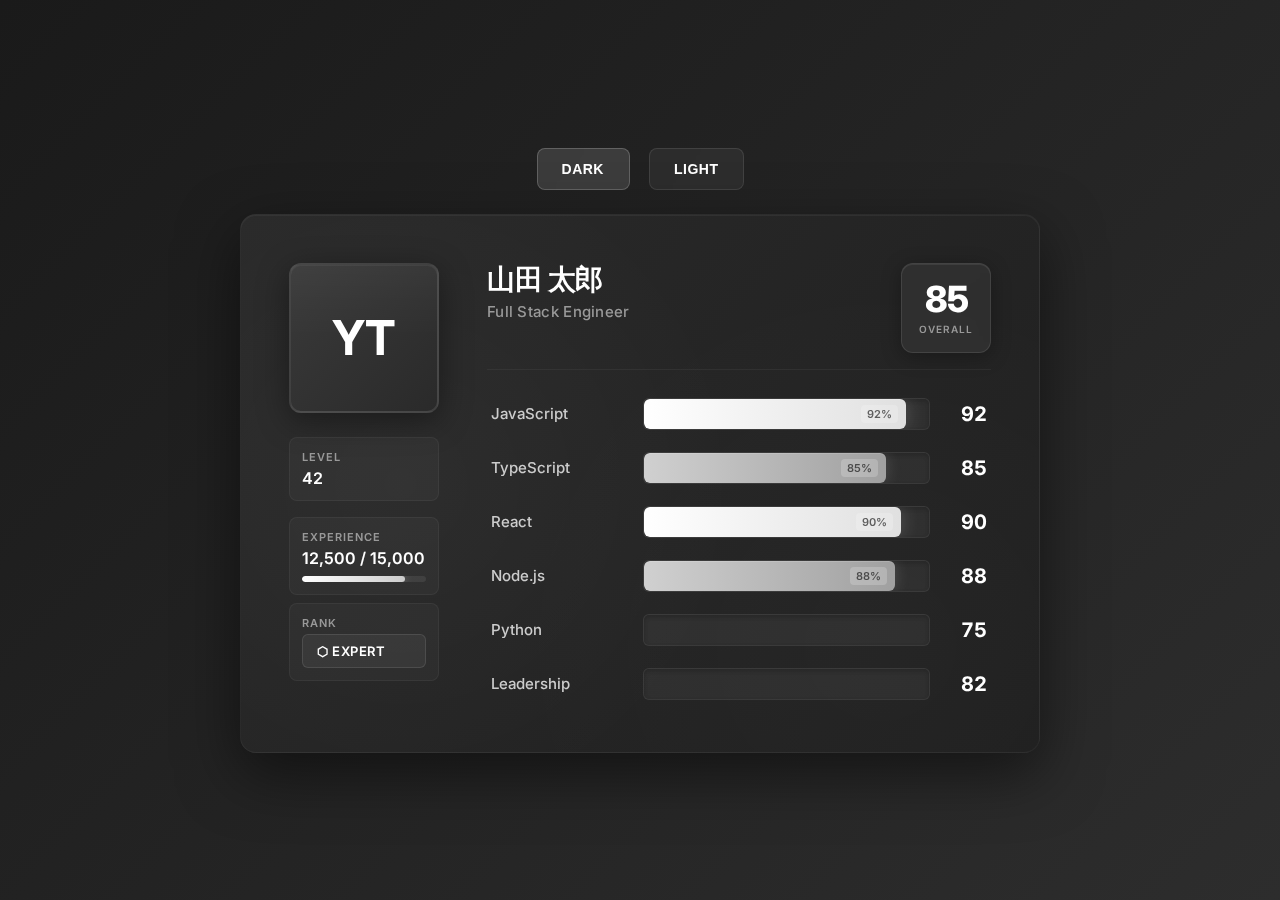
<file: prototype/fifa-style-profile-monotone.html>
<!DOCTYPE html>
<html lang="ja">
<head>
    <meta charset="UTF-8">
    <meta name="viewport" content="width=device-width, initial-scale=1.0">
    <title>Monotone Style - Skill Profile</title>
    <link rel="preconnect" href="https://fonts.googleapis.com">
    <link rel="preconnect" href="https://fonts.gstatic.com" crossorigin>
    <link href="https://fonts.googleapis.com/css2?family=Inter:wght@300;400;500;600;700;800&display=swap" rel="stylesheet">
    <style>
        * {
            margin: 0;
            padding: 0;
            box-sizing: border-box;
        }

        body {
            font-family: 'Inter', -apple-system, BlinkMacSystemFont, 'Segoe UI', Roboto, sans-serif;
            background: linear-gradient(135deg, #1a1a1a 0%, #2d2d2d 100%);
            min-height: 100vh;
            display: flex;
            align-items: center;
            justify-content: center;
            padding: 20px;
        }

        .container {
            max-width: 1200px;
            width: 100%;
        }

        .profile-card {
            background: linear-gradient(135deg, #2a2a2a 0%, #1f1f1f 100%);
            border-radius: 16px;
            box-shadow: 
                0 20px 60px rgba(0, 0, 0, 0.5),
                inset 0 1px 0 rgba(255, 255, 255, 0.05);
            padding: 48px;
            display: flex;
            gap: 48px;
            max-width: 800px;
            margin: 0 auto;
            transition: transform 0.3s ease-out, box-shadow 0.3s ease-out;
            position: relative;
            overflow: hidden;
            border: 1px solid rgba(255, 255, 255, 0.05);
        }

        .profile-card::before {
            content: '';
            position: absolute;
            top: 0;
            left: 0;
            right: 0;
            bottom: 0;
            background: 
                radial-gradient(circle at 20% 50%, rgba(255, 255, 255, 0.03) 0%, transparent 50%),
                radial-gradient(circle at 80% 80%, rgba(255, 255, 255, 0.02) 0%, transparent 50%);
            pointer-events: none;
        }

        .profile-card:hover {
            transform: translateY(-8px);
            box-shadow: 
                0 30px 80px rgba(0, 0, 0, 0.6),
                inset 0 1px 0 rgba(255, 255, 255, 0.08);
            border-color: rgba(255, 255, 255, 0.1);
        }

        /* 左側セクション */
        .left-section {
            display: flex;
            flex-direction: column;
            gap: 24px;
            min-width: 150px;
            z-index: 1;
        }

        .avatar {
            width: 150px;
            height: 150px;
            border-radius: 12px;
            border: 2px solid rgba(255, 255, 255, 0.1);
            box-shadow: 
                0 8px 32px rgba(0, 0, 0, 0.4),
                inset 0 1px 0 rgba(255, 255, 255, 0.05);
            background: linear-gradient(135deg, #3a3a3a, #2a2a2a);
            display: flex;
            align-items: center;
            justify-content: center;
            font-size: 48px;
            font-weight: 700;
            color: #ffffff;
            overflow: hidden;
            position: relative;
        }

        .avatar::before {
            content: '';
            position: absolute;
            top: 0;
            left: 0;
            right: 0;
            height: 50%;
            background: linear-gradient(180deg, rgba(255, 255, 255, 0.03) 0%, transparent 100%);
        }

        .avatar img {
            width: 100%;
            height: 100%;
            object-fit: cover;
        }

        .basic-info {
            color: #ffffff;
            display: flex;
            flex-direction: column;
            gap: 8px;
        }

        .basic-info-item {
            display: flex;
            flex-direction: column;
            gap: 4px;
            padding: 12px;
            background: rgba(255, 255, 255, 0.03);
            border-radius: 8px;
            border: 1px solid rgba(255, 255, 255, 0.05);
        }

        .basic-info-label {
            font-size: 11px;
            color: #999999;
            text-transform: uppercase;
            letter-spacing: 1px;
            font-weight: 600;
        }

        .basic-info-value {
            font-size: 16px;
            font-weight: 600;
            color: #ffffff;
        }

        .level-bar {
            margin-top: 8px;
        }

        .level-progress {
            height: 6px;
            background: rgba(255, 255, 255, 0.08);
            border-radius: 3px;
            overflow: hidden;
            margin-top: 4px;
        }

        .level-progress-fill {
            height: 100%;
            background: linear-gradient(90deg, #ffffff, #cccccc);
            border-radius: 3px;
            transition: width 1s ease-out;
            box-shadow: 0 0 10px rgba(255, 255, 255, 0.3);
        }

        .rank-badge {
            display: inline-flex;
            align-items: center;
            gap: 6px;
            padding: 8px 14px;
            background: rgba(255, 255, 255, 0.05);
            border-radius: 6px;
            font-size: 13px;
            font-weight: 600;
            color: #ffffff;
            border: 1px solid rgba(255, 255, 255, 0.1);
            text-transform: uppercase;
            letter-spacing: 0.5px;
        }

        /* 右側セクション */
        .right-section {
            flex: 1;
            display: flex;
            flex-direction: column;
            gap: 16px;
            z-index: 1;
        }

        .header {
            display: flex;
            justify-content: space-between;
            align-items: flex-start;
            margin-bottom: 8px;
            padding-bottom: 16px;
            border-bottom: 1px solid rgba(255, 255, 255, 0.05);
        }

        .name-section {
            color: #ffffff;
        }

        .name {
            font-size: 28px;
            font-weight: 700;
            margin-bottom: 6px;
            line-height: 1.2;
            color: #ffffff;
            letter-spacing: -0.5px;
        }

        .role {
            font-size: 15px;
            font-weight: 500;
            color: #999999;
            letter-spacing: 0.3px;
        }

        .overall-score {
            width: 90px;
            height: 90px;
            border-radius: 12px;
            background: rgba(255, 255, 255, 0.05);
            backdrop-filter: blur(10px);
            display: flex;
            flex-direction: column;
            align-items: center;
            justify-content: center;
            box-shadow: 
                0 4px 20px rgba(0, 0, 0, 0.3),
                inset 0 1px 0 rgba(255, 255, 255, 0.08);
            border: 1px solid rgba(255, 255, 255, 0.1);
        }

        .overall-number {
            font-size: 36px;
            font-weight: 800;
            color: #ffffff;
            line-height: 1;
            letter-spacing: -1px;
        }

        .overall-label {
            font-size: 10px;
            color: #999999;
            text-transform: uppercase;
            letter-spacing: 1px;
            margin-top: 6px;
            font-weight: 600;
        }

        /* スキルバー */
        .skills-section {
            display: flex;
            flex-direction: column;
            gap: 14px;
        }

        .skill-item {
            display: flex;
            align-items: center;
            gap: 12px;
            padding: 4px;
            transition: transform 0.2s ease-out, background 0.2s ease-out;
            border-radius: 8px;
        }

        .skill-item:hover {
            transform: translateX(4px);
            background: rgba(255, 255, 255, 0.02);
        }

        .skill-name {
            width: 140px;
            font-size: 15px;
            font-weight: 500;
            color: #cccccc;
            flex-shrink: 0;
        }

        .skill-bar {
            flex: 1;
            height: 32px;
            background: rgba(255, 255, 255, 0.05);
            border-radius: 6px;
            position: relative;
            overflow: hidden;
            box-shadow: inset 0 2px 4px rgba(0, 0, 0, 0.2);
            border: 1px solid rgba(255, 255, 255, 0.05);
        }

        .skill-bar-fill {
            height: 100%;
            border-radius: 6px;
            transition: width 1s ease-out, transform 0.2s ease-out;
            position: relative;
            overflow: hidden;
        }

        .skill-item:hover .skill-bar-fill {
            transform: scaleX(1.01);
        }

        /* スキルバーのグラデーション - モノトーン */
        .skill-high .skill-bar-fill {
            background: linear-gradient(90deg, #ffffff, #e0e0e0);
            box-shadow: 
                0 0 20px rgba(255, 255, 255, 0.2),
                inset 0 1px 0 rgba(255, 255, 255, 0.2);
        }

        .skill-medium .skill-bar-fill {
            background: linear-gradient(90deg, #d0d0d0, #a0a0a0);
            box-shadow: 
                0 0 15px rgba(208, 208, 208, 0.2),
                inset 0 1px 0 rgba(255, 255, 255, 0.15);
        }

        .skill-low .skill-bar-fill {
            background: linear-gradient(90deg, #a0a0a0, #808080);
            box-shadow: 
                0 0 10px rgba(160, 160, 160, 0.2),
                inset 0 1px 0 rgba(255, 255, 255, 0.1);
        }

        .skill-value {
            width: 45px;
            font-size: 20px;
            font-weight: 700;
            color: #ffffff;
            text-align: right;
            font-variant-numeric: tabular-nums;
        }

        /* ツールチップ */
        .skill-item {
            position: relative;
        }

        .tooltip {
            position: absolute;
            bottom: 100%;
            left: 50%;
            transform: translateX(-50%) translateY(-10px);
            background: rgba(0, 0, 0, 0.95);
            color: white;
            padding: 14px 18px;
            border-radius: 8px;
            font-size: 13px;
            white-space: nowrap;
            opacity: 0;
            pointer-events: none;
            transition: opacity 0.3s ease-out, transform 0.3s ease-out;
            z-index: 100;
            box-shadow: 0 8px 24px rgba(0, 0, 0, 0.5);
            border: 1px solid rgba(255, 255, 255, 0.1);
        }

        .tooltip::after {
            content: '';
            position: absolute;
            top: 100%;
            left: 50%;
            transform: translateX(-50%);
            border: 6px solid transparent;
            border-top-color: rgba(0, 0, 0, 0.95);
        }

        .skill-item:hover .tooltip {
            opacity: 1;
            transform: translateX(-50%) translateY(-8px);
        }

        .tooltip strong {
            color: #ffffff;
            display: block;
            margin-bottom: 6px;
            font-size: 14px;
        }

        .tooltip-line {
            color: #cccccc;
            font-size: 12px;
            line-height: 1.6;
        }

        /* レスポンシブ */
        @media (max-width: 768px) {
            .profile-card {
                flex-direction: column;
                padding: 28px;
                gap: 28px;
            }

            .left-section {
                align-items: center;
                text-align: center;
            }

            .avatar {
                width: 120px;
                height: 120px;
            }

            .basic-info {
                align-items: center;
                width: 100%;
            }

            .basic-info-item {
                width: 100%;
            }

            .header {
                flex-direction: column;
                gap: 16px;
                align-items: center;
            }

            .name-section {
                text-align: center;
            }

            .name {
                font-size: 24px;
            }

            .overall-score {
                width: 80px;
                height: 80px;
            }

            .overall-number {
                font-size: 30px;
            }

            .skill-name {
                width: 90px;
                font-size: 13px;
            }

            .skill-value {
                font-size: 18px;
            }

            .skill-bar {
                height: 28px;
            }
        }

        /* アニメーション */
        @keyframes fadeInUp {
            from {
                opacity: 0;
                transform: translateY(20px);
            }
            to {
                opacity: 1;
                transform: translateY(0);
            }
        }

        .profile-card {
            animation: fadeInUp 0.6s ease-out;
        }

        /* テーマバリエーション */
        .profile-card.light {
            background: linear-gradient(135deg, #ffffff 0%, #f5f5f5 100%);
            border-color: rgba(0, 0, 0, 0.08);
        }

        .profile-card.light:hover {
            border-color: rgba(0, 0, 0, 0.12);
            box-shadow: 
                0 30px 80px rgba(0, 0, 0, 0.15),
                inset 0 1px 0 rgba(255, 255, 255, 0.8);
        }

        .profile-card.light .name,
        .profile-card.light .basic-info-value,
        .profile-card.light .skill-value,
        .profile-card.light .overall-number {
            color: #1a1a1a;
        }

        .profile-card.light .role,
        .profile-card.light .basic-info-label,
        .profile-card.light .overall-label,
        .profile-card.light .skill-name {
            color: #666666;
        }

        .profile-card.light .avatar {
            background: linear-gradient(135deg, #e0e0e0, #f0f0f0);
            border-color: rgba(0, 0, 0, 0.1);
            color: #1a1a1a;
        }

        .profile-card.light .basic-info-item {
            background: rgba(0, 0, 0, 0.03);
            border-color: rgba(0, 0, 0, 0.05);
        }

        .profile-card.light .skill-bar {
            background: rgba(0, 0, 0, 0.05);
            border-color: rgba(0, 0, 0, 0.05);
        }

        .profile-card.light .rank-badge {
            background: rgba(0, 0, 0, 0.05);
            border-color: rgba(0, 0, 0, 0.1);
            color: #1a1a1a;
        }

        .profile-card.light .overall-score {
            background: rgba(0, 0, 0, 0.03);
            border-color: rgba(0, 0, 0, 0.08);
        }

        .profile-card.light .header {
            border-bottom-color: rgba(0, 0, 0, 0.08);
        }

        /* 切り替えボタン */
        .theme-switcher {
            text-align: center;
            margin-bottom: 24px;
        }

        .theme-btn {
            background: rgba(255, 255, 255, 0.05);
            backdrop-filter: blur(10px);
            border: 1px solid rgba(255, 255, 255, 0.1);
            color: #ffffff;
            padding: 12px 24px;
            margin: 0 8px;
            border-radius: 8px;
            cursor: pointer;
            font-size: 14px;
            font-weight: 600;
            transition: all 0.3s ease;
            text-transform: uppercase;
            letter-spacing: 0.5px;
        }

        .theme-btn:hover {
            background: rgba(255, 255, 255, 0.08);
            transform: translateY(-2px);
            box-shadow: 0 4px 12px rgba(0, 0, 0, 0.3);
            border-color: rgba(255, 255, 255, 0.15);
        }

        .theme-btn.active {
            background: rgba(255, 255, 255, 0.12);
            border-color: rgba(255, 255, 255, 0.2);
        }

        /* パーセンテージバッジ */
        .skill-percentage {
            position: absolute;
            right: 8px;
            top: 50%;
            transform: translateY(-50%);
            font-size: 11px;
            font-weight: 600;
            color: rgba(0, 0, 0, 0.6);
            padding: 2px 6px;
            background: rgba(255, 255, 255, 0.2);
            border-radius: 4px;
        }
    </style>
</head>
<body>
    <div class="container">
        <div class="theme-switcher">
            <button class="theme-btn active" onclick="changeTheme('dark')">Dark</button>
            <button class="theme-btn" onclick="changeTheme('light')">Light</button>
        </div>

        <div class="profile-card" id="profileCard">
            <!-- 左側セクション -->
            <div class="left-section">
                <div class="avatar">
                    <!-- アバター画像を入れる場合は <img src="avatar.jpg" alt="Avatar"> -->
                    YT
                </div>

                <div class="basic-info">
                    <div class="basic-info-item">
                        <div class="basic-info-label">Level</div>
                        <div class="basic-info-value">42</div>
                    </div>

                    <div class="basic-info-item level-bar">
                        <div class="basic-info-label">Experience</div>
                        <div class="basic-info-value">12,500 / 15,000</div>
                        <div class="level-progress">
                            <div class="level-progress-fill" style="width: 83%"></div>
                        </div>
                    </div>

                    <div class="basic-info-item">
                        <div class="basic-info-label">Rank</div>
                        <div class="rank-badge">
                            ⬡ Expert
                        </div>
                    </div>
                </div>
            </div>

            <!-- 右側セクション -->
            <div class="right-section">
                <div class="header">
                    <div class="name-section">
                        <div class="name">山田 太郎</div>
                        <div class="role">Full Stack Engineer</div>
                    </div>
                    <div class="overall-score">
                        <div class="overall-number">85</div>
                        <div class="overall-label">Overall</div>
                    </div>
                </div>

                <div class="skills-section">
                    <div class="skill-item skill-high">
                        <div class="skill-name">JavaScript</div>
                        <div class="skill-bar">
                            <div class="skill-bar-fill" style="width: 92%">
                                <span class="skill-percentage">92%</span>
                            </div>
                        </div>
                        <div class="skill-value">92</div>
                        <div class="tooltip">
                            <strong>JavaScript</strong>
                            <div class="tooltip-line">Level: Expert</div>
                            <div class="tooltip-line">Experience: 5 years</div>
                        </div>
                    </div>

                    <div class="skill-item skill-medium">
                        <div class="skill-name">TypeScript</div>
                        <div class="skill-bar">
                            <div class="skill-bar-fill" style="width: 85%">
                                <span class="skill-percentage">85%</span>
                            </div>
                        </div>
                        <div class="skill-value">85</div>
                        <div class="tooltip">
                            <strong>TypeScript</strong>
                            <div class="tooltip-line">Level: Advanced</div>
                            <div class="tooltip-line">Experience: 3 years</div>
                        </div>
                    </div>

                    <div class="skill-item skill-high">
                        <div class="skill-name">React</div>
                        <div class="skill-bar">
                            <div class="skill-bar-fill" style="width: 90%">
                                <span class="skill-percentage">90%</span>
                            </div>
                        </div>
                        <div class="skill-value">90</div>
                        <div class="tooltip">
                            <strong>React</strong>
                            <div class="tooltip-line">Level: Expert</div>
                            <div class="tooltip-line">Experience: 4 years</div>
                        </div>
                    </div>

                    <div class="skill-item skill-medium">
                        <div class="skill-name">Node.js</div>
                        <div class="skill-bar">
                            <div class="skill-bar-fill" style="width: 88%">
                                <span class="skill-percentage">88%</span>
                            </div>
                        </div>
                        <div class="skill-value">88</div>
                        <div class="tooltip">
                            <strong>Node.js</strong>
                            <div class="tooltip-line">Level: Advanced</div>
                            <div class="tooltip-line">Experience: 4 years</div>
                        </div>
                    </div>

                    <div class="skill-item skill-low">
                        <div class="skill-name">Python</div>
                        <div class="skill-bar">
                            <div class="skill-bar-fill" style="width: 75%">
                                <span class="skill-percentage">75%</span>
                            </div>
                        </div>
                        <div class="skill-value">75</div>
                        <div class="tooltip">
                            <strong>Python</strong>
                            <div class="tooltip-line">Level: Intermediate</div>
                            <div class="tooltip-line">Experience: 2 years</div>
                        </div>
                    </div>

                    <div class="skill-item skill-medium">
                        <div class="skill-name">Leadership</div>
                        <div class="skill-bar">
                            <div class="skill-bar-fill" style="width: 82%">
                                <span class="skill-percentage">82%</span>
                            </div>
                        </div>
                        <div class="skill-value">82</div>
                        <div class="tooltip">
                            <strong>Leadership</strong>
                            <div class="tooltip-line">Level: Advanced</div>
                            <div class="tooltip-line">Experience: Team Lead</div>
                        </div>
                    </div>
                </div>
            </div>
        </div>
    </div>

    <script>
        // ページ読み込み時のアニメーション
        window.addEventListener('load', () => {
            const fills = document.querySelectorAll('.skill-bar-fill');
            fills.forEach((fill, index) => {
                const width = fill.style.width;
                fill.style.width = '0%';
                setTimeout(() => {
                    fill.style.width = width;
                }, 300 + index * 100);
            });

            const levelFill = document.querySelector('.level-progress-fill');
            const levelWidth = levelFill.style.width;
            levelFill.style.width = '0%';
            setTimeout(() => {
                levelFill.style.width = levelWidth;
            }, 300);
        });

        // テーマ切り替え
        function changeTheme(theme) {
            const card = document.getElementById('profileCard');
            card.className = 'profile-card';
            if (theme !== 'dark') {
                card.classList.add(theme);
            }

            // ボタンのアクティブ状態を更新
            document.querySelectorAll('.theme-btn').forEach(btn => {
                btn.classList.remove('active');
            });
            event.target.classList.add('active');

            // 背景色も変更
            if (theme === 'light') {
                document.body.style.background = 'linear-gradient(135deg, #f0f0f0 0%, #e0e0e0 100%)';
            } else {
                document.body.style.background = 'linear-gradient(135deg, #1a1a1a 0%, #2d2d2d 100%)';
            }
        }
    </script>
</body>
</html>
</file>
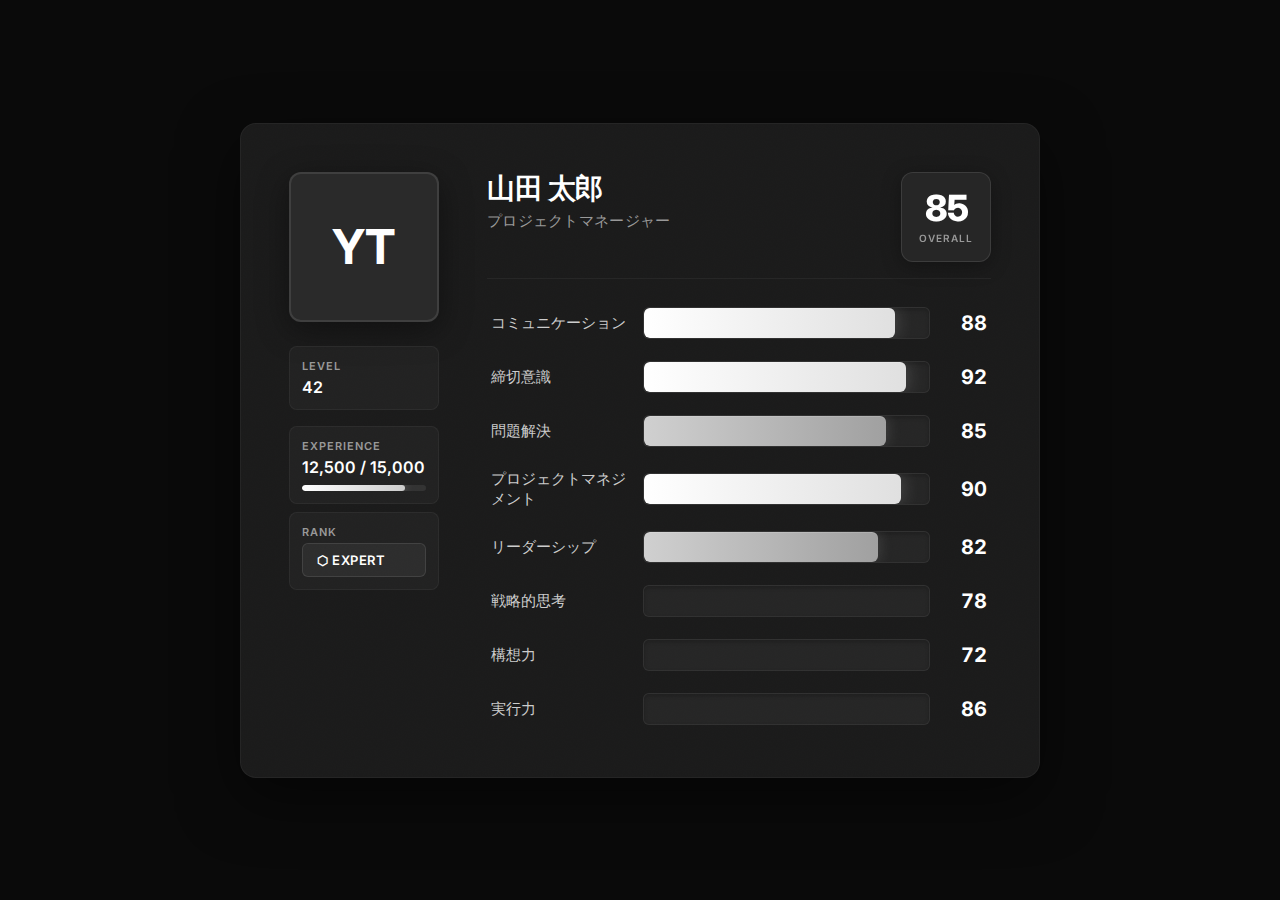
<file: prototype/fifa-style-profile.html>
<!DOCTYPE html>
<html lang="ja">
<head>
    <meta charset="UTF-8">
    <meta name="viewport" content="width=device-width, initial-scale=1.0">
    <title>Skill Profile - Monotone Design</title>
    <link rel="preconnect" href="https://fonts.googleapis.com">
    <link rel="preconnect" href="https://fonts.gstatic.com" crossorigin>
    <link href="https://fonts.googleapis.com/css2?family=Inter:wght@300;400;500;600;700;800&display=swap" rel="stylesheet">
    <style>
        * {
            margin: 0;
            padding: 0;
            box-sizing: border-box;
        }

        body {
            font-family: 'Inter', -apple-system, BlinkMacSystemFont, 'Segoe UI', Roboto, sans-serif;
            background: #0a0a0a;
            min-height: 100vh;
            display: flex;
            align-items: center;
            justify-content: center;
            padding: 20px;
        }

        .container {
            max-width: 1200px;
            width: 100%;
        }

        .profile-card {
            background: #1a1a1a;
            border-radius: 16px;
            box-shadow: 0 20px 60px rgba(0, 0, 0, 0.5);
            padding: 48px;
            display: flex;
            gap: 48px;
            max-width: 800px;
            margin: 0 auto;
            transition: transform 0.3s ease-out, box-shadow 0.3s ease-out;
            position: relative;
            overflow: hidden;
            border: 1px solid rgba(255, 255, 255, 0.05);
        }

        .profile-card::before {
            content: '';
            position: absolute;
            top: 0;
            left: 0;
            right: 0;
            bottom: 0;
            background: url('data:image/svg+xml;utf8,<svg xmlns="http://www.w3.org/2000/svg" width="100" height="100"><filter id="noise"><feTurbulence type="fractalNoise" baseFrequency="0.9" numOctaves="4" /></filter><rect width="100" height="100" filter="url(%23noise)" opacity="0.05"/></svg>');
            opacity: 0.3;
            pointer-events: none;
        }

        .profile-card:hover {
            transform: translateY(-8px);
            box-shadow: 0 30px 80px rgba(0, 0, 0, 0.6);
            border-color: rgba(255, 255, 255, 0.1);
        }

        /* 左側セクション */
        .left-section {
            display: flex;
            flex-direction: column;
            gap: 24px;
            min-width: 150px;
            z-index: 1;
        }

        .avatar {
            width: 150px;
            height: 150px;
            border-radius: 12px;
            border: 2px solid rgba(255, 255, 255, 0.1);
            box-shadow: 0 8px 32px rgba(0, 0, 0, 0.4);
            background: #2a2a2a;
            display: flex;
            align-items: center;
            justify-content: center;
            font-size: 48px;
            font-weight: 700;
            color: #ffffff;
            overflow: hidden;
        }

        .avatar img {
            width: 100%;
            height: 100%;
            object-fit: cover;
        }

        .basic-info {
            color: white;
            display: flex;
            flex-direction: column;
            gap: 8px;
        }

        .basic-info-item {
            display: flex;
            flex-direction: column;
            gap: 4px;
            padding: 12px;
            background: rgba(255, 255, 255, 0.03);
            border-radius: 8px;
            border: 1px solid rgba(255, 255, 255, 0.05);
        }

        .basic-info-label {
            font-size: 11px;
            color: #999999;
            text-transform: uppercase;
            letter-spacing: 1px;
            font-weight: 600;
        }

        .basic-info-value {
            font-size: 16px;
            font-weight: 600;
            color: #ffffff;
        }

        .level-bar {
            margin-top: 8px;
        }

        .level-progress {
            height: 6px;
            background: rgba(255, 255, 255, 0.08);
            border-radius: 3px;
            overflow: hidden;
            margin-top: 4px;
        }

        .level-progress-fill {
            height: 100%;
            background: linear-gradient(90deg, #ffffff, #cccccc);
            border-radius: 3px;
            transition: width 1s ease-out;
            box-shadow: 0 0 10px rgba(255, 255, 255, 0.3);
        }

        .rank-badge {
            display: inline-flex;
            align-items: center;
            gap: 6px;
            padding: 8px 14px;
            background: rgba(255, 255, 255, 0.05);
            border-radius: 6px;
            font-size: 13px;
            font-weight: 600;
            color: #ffffff;
            border: 1px solid rgba(255, 255, 255, 0.1);
            text-transform: uppercase;
            letter-spacing: 0.5px;
        }

        /* 右側セクション */
        .right-section {
            flex: 1;
            display: flex;
            flex-direction: column;
            gap: 16px;
            z-index: 1;
        }

        .header {
            display: flex;
            justify-content: space-between;
            align-items: flex-start;
            margin-bottom: 8px;
            padding-bottom: 16px;
            border-bottom: 1px solid rgba(255, 255, 255, 0.05);
        }

        .name-section {
            color: #ffffff;
        }

        .name {
            font-size: 28px;
            font-weight: 700;
            margin-bottom: 6px;
            line-height: 1.2;
            color: #ffffff;
            letter-spacing: -0.5px;
        }

        .role {
            font-size: 15px;
            font-weight: 500;
            color: #999999;
            letter-spacing: 0.3px;
        }

        .overall-score {
            width: 90px;
            height: 90px;
            border-radius: 12px;
            background: rgba(255, 255, 255, 0.05);
            backdrop-filter: blur(10px);
            display: flex;
            flex-direction: column;
            align-items: center;
            justify-content: center;
            box-shadow: 0 4px 20px rgba(0, 0, 0, 0.3);
            border: 1px solid rgba(255, 255, 255, 0.1);
        }

        .overall-number {
            font-size: 36px;
            font-weight: 800;
            color: #ffffff;
            line-height: 1;
            letter-spacing: -1px;
        }

        .overall-label {
            font-size: 10px;
            color: #999999;
            text-transform: uppercase;
            letter-spacing: 1px;
            margin-top: 6px;
            font-weight: 600;
        }

        /* スキルバー */
        .skills-section {
            display: flex;
            flex-direction: column;
            gap: 14px;
        }

        .skill-item {
            display: flex;
            align-items: center;
            gap: 12px;
            padding: 4px;
            transition: transform 0.2s ease-out, background 0.2s ease-out;
            border-radius: 8px;
        }

        .skill-item:hover {
            transform: translateX(4px);
            background: rgba(255, 255, 255, 0.02);
        }

        .skill-name {
            width: 140px;
            font-size: 15px;
            font-weight: 500;
            color: #cccccc;
            flex-shrink: 0;
        }

        .skill-bar {
            flex: 1;
            height: 32px;
            background: rgba(255, 255, 255, 0.05);
            border-radius: 6px;
            position: relative;
            overflow: hidden;
            box-shadow: inset 0 2px 4px rgba(0, 0, 0, 0.2);
            border: 1px solid rgba(255, 255, 255, 0.05);
        }

        .skill-bar-fill {
            height: 100%;
            border-radius: 6px;
            transition: width 1s ease-out, transform 0.2s ease-out;
            position: relative;
            overflow: hidden;
        }

        .skill-item:hover .skill-bar-fill {
            transform: scaleX(1.01);
        }

        /* スキルバーのグラデーション - モノトーン */
        .skill-high .skill-bar-fill {
            background: linear-gradient(90deg, #ffffff, #e0e0e0);
            box-shadow: 
                0 0 20px rgba(255, 255, 255, 0.2),
                inset 0 1px 0 rgba(255, 255, 255, 0.2);
        }

        .skill-medium .skill-bar-fill {
            background: linear-gradient(90deg, #d0d0d0, #a0a0a0);
            box-shadow: 
                0 0 15px rgba(208, 208, 208, 0.2),
                inset 0 1px 0 rgba(255, 255, 255, 0.15);
        }

        .skill-low .skill-bar-fill {
            background: linear-gradient(90deg, #a0a0a0, #808080);
            box-shadow: 
                0 0 10px rgba(160, 160, 160, 0.2),
                inset 0 1px 0 rgba(255, 255, 255, 0.1);
        }

        .skill-value {
            width: 45px;
            font-size: 20px;
            font-weight: 700;
            color: #ffffff;
            text-align: right;
            font-variant-numeric: tabular-nums;
        }

        /* ツールチップ */
        .skill-item {
            position: relative;
        }

        .tooltip {
            position: absolute;
            bottom: 100%;
            left: 50%;
            transform: translateX(-50%) translateY(-10px);
            background: rgba(0, 0, 0, 0.95);
            color: white;
            padding: 14px 18px;
            border-radius: 8px;
            font-size: 13px;
            white-space: nowrap;
            opacity: 0;
            pointer-events: none;
            transition: opacity 0.3s ease-out, transform 0.3s ease-out;
            z-index: 100;
            box-shadow: 0 8px 24px rgba(0, 0, 0, 0.5);
            border: 1px solid rgba(255, 255, 255, 0.1);
        }

        .tooltip::after {
            content: '';
            position: absolute;
            top: 100%;
            left: 50%;
            transform: translateX(-50%);
            border: 6px solid transparent;
            border-top-color: rgba(0, 0, 0, 0.95);
        }

        .skill-item:hover .tooltip {
            opacity: 1;
            transform: translateX(-50%) translateY(-8px);
        }

        /* レスポンシブ */
        @media (max-width: 768px) {
            .profile-card {
                flex-direction: column;
                padding: 24px;
                gap: 24px;
            }

            .left-section {
                align-items: center;
                text-align: center;
            }

            .avatar {
                width: 120px;
                height: 120px;
            }

            .basic-info {
                align-items: center;
            }

            .header {
                flex-direction: column;
                gap: 16px;
                align-items: center;
            }

            .name-section {
                text-align: center;
            }

            .overall-score {
                width: 70px;
                height: 70px;
            }

            .overall-number {
                font-size: 24px;
            }

            .skill-name {
                width: 100px;
                font-size: 14px;
            }

            .skill-value {
                font-size: 18px;
            }

            .skill-bar {
                height: 24px;
            }
        }

        /* アニメーション */
        @keyframes fadeInUp {
            from {
                opacity: 0;
                transform: translateY(20px);
            }
            to {
                opacity: 1;
                transform: translateY(0);
            }
        }

        .profile-card {
            animation: fadeInUp 0.6s ease-out;
        }

    </style>
</head>
<body>
    <div class="container">
        <div class="profile-card">
            <!-- 左側セクション -->
            <div class="left-section">
                <div class="avatar">
                    <!-- アバター画像を入れる場合は <img src="avatar.jpg" alt="Avatar"> -->
                    YT
                </div>

                <div class="basic-info">
                    <div class="basic-info-item">
                        <div class="basic-info-label">Level</div>
                        <div class="basic-info-value">42</div>
                    </div>

                    <div class="basic-info-item level-bar">
                        <div class="basic-info-label">Experience</div>
                        <div class="basic-info-value">12,500 / 15,000</div>
                        <div class="level-progress">
                            <div class="level-progress-fill" style="width: 83%"></div>
                        </div>
                    </div>

                    <div class="basic-info-item">
                        <div class="basic-info-label">Rank</div>
                        <div class="rank-badge">
                            ⬡ Expert
                        </div>
                    </div>
                </div>
            </div>

            <!-- 右側セクション -->
            <div class="right-section">
                <div class="header">
                    <div class="name-section">
                        <div class="name">山田 太郎</div>
                        <div class="role">プロジェクトマネージャー</div>
                    </div>
                    <div class="overall-score">
                        <div class="overall-number">85</div>
                        <div class="overall-label">Overall</div>
                    </div>
                </div>

                <div class="skills-section">
                    <!-- ソフトスキル -->
                    <div class="skill-item skill-high">
                        <div class="skill-name">コミュニケーション</div>
                        <div class="skill-bar">
                            <div class="skill-bar-fill" style="width: 88%"></div>
                        </div>
                        <div class="skill-value">88</div>
                        <div class="tooltip">
                            <strong>コミュニケーション能力</strong><br>
                            明確な説明・傾聴・調整力<br>
                            検出元: Slack, メール, 会議
                        </div>
                    </div>

                    <div class="skill-item skill-high">
                        <div class="skill-name">締切意識</div>
                        <div class="skill-bar">
                            <div class="skill-bar-fill" style="width: 92%"></div>
                        </div>
                        <div class="skill-value">92</div>
                        <div class="tooltip">
                            <strong>締切意識・時間管理</strong><br>
                            期限遵守率98%・優先順位付け<br>
                            検出元: Asana, Calendar
                        </div>
                    </div>

                    <div class="skill-item skill-medium">
                        <div class="skill-name">問題解決</div>
                        <div class="skill-bar">
                            <div class="skill-bar-fill" style="width: 85%"></div>
                        </div>
                        <div class="skill-value">85</div>
                        <div class="tooltip">
                            <strong>問題解決能力</strong><br>
                            分析力・創造的思考・意思決定<br>
                            検出元: Jira, ドキュメント
                        </div>
                    </div>

                    <!-- リーダーシップ -->
                    <div class="skill-item skill-high">
                        <div class="skill-name">プロジェクトマネジメント</div>
                        <div class="skill-bar">
                            <div class="skill-bar-fill" style="width: 90%"></div>
                        </div>
                        <div class="skill-value">90</div>
                        <div class="tooltip">
                            <strong>プロジェクトマネジメント</strong><br>
                            計画立案・進行管理・完遂力<br>
                            検出元: プロジェクト管理ツール
                        </div>
                    </div>

                    <div class="skill-item skill-medium">
                        <div class="skill-name">リーダーシップ</div>
                        <div class="skill-bar">
                            <div class="skill-bar-fill" style="width: 82%"></div>
                        </div>
                        <div class="skill-value">82</div>
                        <div class="tooltip">
                            <strong>リーダーシップ</strong><br>
                            チームの動機付け・方向性明示<br>
                            検出元: 会議運営, フィードバック
                        </div>
                    </div>

                    <!-- ビジネススキル -->
                    <div class="skill-item skill-medium">
                        <div class="skill-name">戦略的思考</div>
                        <div class="skill-bar">
                            <div class="skill-bar-fill" style="width: 78%"></div>
                        </div>
                        <div class="skill-value">78</div>
                        <div class="tooltip">
                            <strong>戦略的思考</strong><br>
                            長期視点・戦略立案・ロードマップ<br>
                            検出元: 提案書, 企画書
                        </div>
                    </div>

                    <!-- アントレプレナーシップ -->
                    <div class="skill-item skill-low">
                        <div class="skill-name">構想力</div>
                        <div class="skill-bar">
                            <div class="skill-bar-fill" style="width: 72%"></div>
                        </div>
                        <div class="skill-value">72</div>
                        <div class="tooltip">
                            <strong>構想力・ビジョン策定</strong><br>
                            新規事業構想・価値創造<br>
                            検出元: 企画提案, ブレスト
                        </div>
                    </div>

                    <div class="skill-item skill-medium">
                        <div class="skill-name">実行力</div>
                        <div class="skill-bar">
                            <div class="skill-bar-fill" style="width: 86%"></div>
                        </div>
                        <div class="skill-value">86</div>
                        <div class="tooltip">
                            <strong>実行力・アクション志向</strong><br>
                            スピード感・やり抜く力<br>
                            検出元: タスク完了率, 納期実績
                        </div>
                    </div>
                </div>
            </div>
        </div>
    </div>

    <script>
        // ページ読み込み時のアニメーション
        window.addEventListener('load', () => {
            const fills = document.querySelectorAll('.skill-bar-fill');
            fills.forEach((fill, index) => {
                const width = fill.style.width;
                fill.style.width = '0%';
                setTimeout(() => {
                    fill.style.width = width;
                }, 300 + index * 100);
            });

            const levelFill = document.querySelector('.level-progress-fill');
            const levelWidth = levelFill.style.width;
            levelFill.style.width = '0%';
            setTimeout(() => {
                levelFill.style.width = levelWidth;
            }, 300);
        });
    </script>
</body>
</html>
</file>
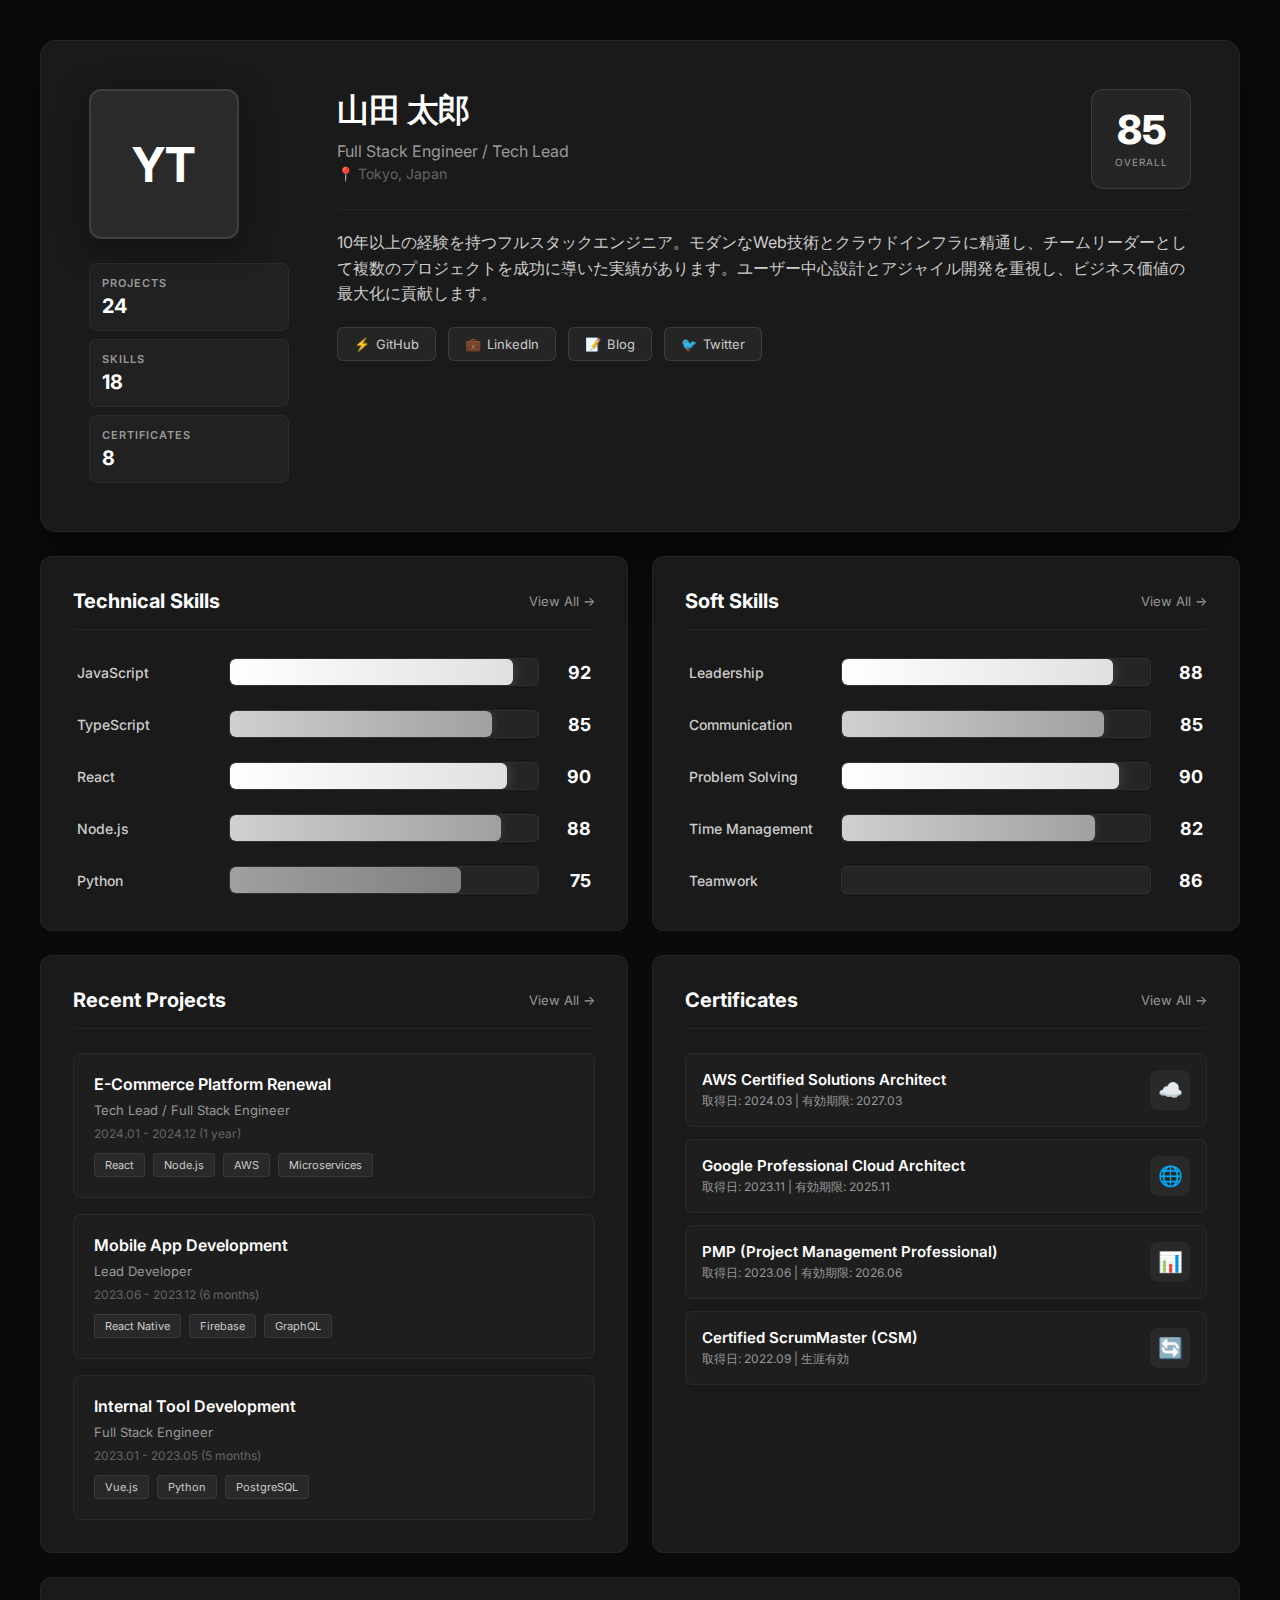
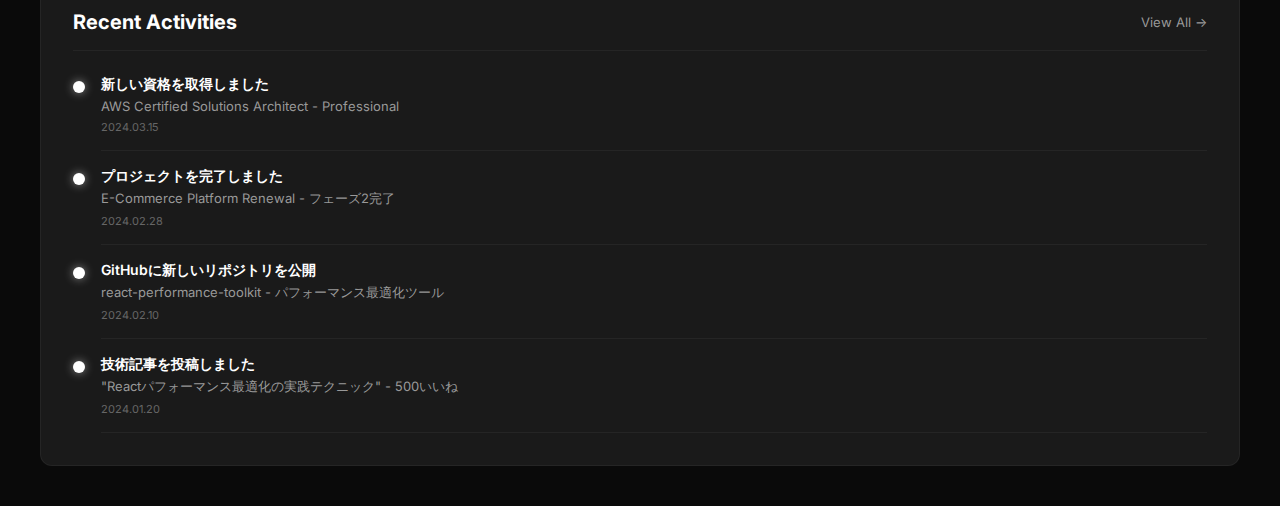
<file: prototype/skill-profile-full.html>
<!DOCTYPE html>
<html lang="ja">
<head>
    <meta charset="UTF-8">
    <meta name="viewport" content="width=device-width, initial-scale=1.0">
    <title>Skill Profile - Full View</title>
    <link rel="preconnect" href="https://fonts.googleapis.com">
    <link rel="preconnect" href="https://fonts.gstatic.com" crossorigin>
    <link href="https://fonts.googleapis.com/css2?family=Inter:wght@300;400;500;600;700;800&display=swap" rel="stylesheet">
    <style>
        * {
            margin: 0;
            padding: 0;
            box-sizing: border-box;
        }

        body {
            font-family: 'Inter', -apple-system, BlinkMacSystemFont, 'Segoe UI', Roboto, sans-serif;
            background: #0a0a0a;
            min-height: 100vh;
            padding: 40px 20px;
            color: #ffffff;
        }

        .container {
            max-width: 1200px;
            margin: 0 auto;
        }

        /* ヘッダーカード */
        .header-card {
            background: #1a1a1a;
            border-radius: 16px;
            box-shadow: 0 20px 60px rgba(0, 0, 0, 0.5);
            padding: 48px;
            display: flex;
            gap: 48px;
            margin-bottom: 24px;
            border: 1px solid rgba(255, 255, 255, 0.05);
            transition: transform 0.3s ease-out, box-shadow 0.3s ease-out;
        }

        .header-card:hover {
            transform: translateY(-4px);
            box-shadow: 0 30px 80px rgba(0, 0, 0, 0.6);
            border-color: rgba(255, 255, 255, 0.1);
        }

        /* 左側セクション */
        .left-section {
            display: flex;
            flex-direction: column;
            gap: 24px;
            min-width: 200px;
        }

        .avatar {
            width: 150px;
            height: 150px;
            border-radius: 12px;
            border: 2px solid rgba(255, 255, 255, 0.1);
            box-shadow: 0 8px 32px rgba(0, 0, 0, 0.4);
            background: #2a2a2a;
            display: flex;
            align-items: center;
            justify-content: center;
            font-size: 48px;
            font-weight: 700;
            color: #ffffff;
            overflow: hidden;
        }

        .avatar img {
            width: 100%;
            height: 100%;
            object-fit: cover;
        }

        .quick-stats {
            display: flex;
            flex-direction: column;
            gap: 8px;
        }

        .stat-item {
            padding: 12px;
            background: rgba(255, 255, 255, 0.03);
            border-radius: 8px;
            border: 1px solid rgba(255, 255, 255, 0.05);
        }

        .stat-label {
            font-size: 11px;
            color: #999999;
            text-transform: uppercase;
            letter-spacing: 1px;
            font-weight: 600;
            margin-bottom: 4px;
        }

        .stat-value {
            font-size: 20px;
            font-weight: 700;
            color: #ffffff;
        }

        .stat-value.small {
            font-size: 16px;
        }

        /* 右側プロフィール */
        .profile-info {
            flex: 1;
        }

        .profile-header {
            display: flex;
            justify-content: space-between;
            align-items: flex-start;
            padding-bottom: 20px;
            border-bottom: 1px solid rgba(255, 255, 255, 0.05);
            margin-bottom: 20px;
        }

        .name-section h1 {
            font-size: 32px;
            font-weight: 700;
            margin-bottom: 8px;
            letter-spacing: -0.5px;
        }

        .role {
            font-size: 16px;
            color: #999999;
            margin-bottom: 4px;
        }

        .location {
            font-size: 14px;
            color: #666666;
        }

        .overall-badge {
            width: 100px;
            height: 100px;
            border-radius: 12px;
            background: rgba(255, 255, 255, 0.05);
            display: flex;
            flex-direction: column;
            align-items: center;
            justify-content: center;
            border: 1px solid rgba(255, 255, 255, 0.1);
        }

        .overall-number {
            font-size: 40px;
            font-weight: 800;
            line-height: 1;
        }

        .overall-label {
            font-size: 10px;
            color: #999999;
            text-transform: uppercase;
            letter-spacing: 1px;
            margin-top: 6px;
        }

        .bio {
            color: #cccccc;
            line-height: 1.6;
            margin-bottom: 20px;
        }

        .external-links {
            display: flex;
            gap: 12px;
            flex-wrap: wrap;
        }

        .link-btn {
            padding: 8px 16px;
            background: rgba(255, 255, 255, 0.05);
            border: 1px solid rgba(255, 255, 255, 0.1);
            border-radius: 6px;
            color: #cccccc;
            text-decoration: none;
            font-size: 13px;
            transition: all 0.2s ease;
            display: flex;
            align-items: center;
            gap: 6px;
        }

        .link-btn:hover {
            background: rgba(255, 255, 255, 0.08);
            border-color: rgba(255, 255, 255, 0.15);
            color: #ffffff;
        }

        /* グリッドレイアウト */
        .content-grid {
            display: grid;
            grid-template-columns: repeat(auto-fit, minmax(500px, 1fr));
            gap: 24px;
            margin-bottom: 24px;
        }

        /* カードスタイル */
        .card {
            background: #1a1a1a;
            border-radius: 12px;
            padding: 32px;
            border: 1px solid rgba(255, 255, 255, 0.05);
            transition: transform 0.3s ease-out, box-shadow 0.3s ease-out;
        }

        .card:hover {
            transform: translateY(-4px);
            box-shadow: 0 20px 40px rgba(0, 0, 0, 0.4);
            border-color: rgba(255, 255, 255, 0.1);
        }

        .card-header {
            display: flex;
            justify-content: space-between;
            align-items: center;
            margin-bottom: 24px;
            padding-bottom: 16px;
            border-bottom: 1px solid rgba(255, 255, 255, 0.05);
        }

        .card-title {
            font-size: 20px;
            font-weight: 700;
            color: #ffffff;
        }

        .card-action {
            font-size: 13px;
            color: #999999;
            text-decoration: none;
            cursor: pointer;
        }

        .card-action:hover {
            color: #ffffff;
        }

        /* スキルバー */
        .skills-list {
            display: flex;
            flex-direction: column;
            gap: 16px;
        }

        .skill-item {
            display: flex;
            align-items: center;
            gap: 12px;
            padding: 4px;
            border-radius: 8px;
            transition: background 0.2s ease;
        }

        .skill-item:hover {
            background: rgba(255, 255, 255, 0.02);
        }

        .skill-name {
            width: 140px;
            font-size: 14px;
            font-weight: 500;
            color: #cccccc;
            flex-shrink: 0;
        }

        .skill-bar {
            flex: 1;
            height: 28px;
            background: rgba(255, 255, 255, 0.05);
            border-radius: 6px;
            position: relative;
            overflow: hidden;
            border: 1px solid rgba(255, 255, 255, 0.05);
        }

        .skill-bar-fill {
            height: 100%;
            border-radius: 6px;
            transition: width 1s ease-out;
        }

        .skill-high .skill-bar-fill {
            background: linear-gradient(90deg, #ffffff, #e0e0e0);
            box-shadow: 0 0 15px rgba(255, 255, 255, 0.2);
        }

        .skill-medium .skill-bar-fill {
            background: linear-gradient(90deg, #d0d0d0, #a0a0a0);
            box-shadow: 0 0 10px rgba(208, 208, 208, 0.15);
        }

        .skill-low .skill-bar-fill {
            background: linear-gradient(90deg, #a0a0a0, #808080);
        }

        .skill-value {
            width: 40px;
            font-size: 18px;
            font-weight: 700;
            color: #ffffff;
            text-align: right;
        }

        /* プロジェクトカード */
        .project-list {
            display: flex;
            flex-direction: column;
            gap: 16px;
        }

        .project-item {
            padding: 20px;
            background: rgba(255, 255, 255, 0.02);
            border-radius: 8px;
            border: 1px solid rgba(255, 255, 255, 0.05);
            transition: all 0.2s ease;
        }

        .project-item:hover {
            background: rgba(255, 255, 255, 0.04);
            border-color: rgba(255, 255, 255, 0.1);
        }

        .project-name {
            font-size: 16px;
            font-weight: 600;
            color: #ffffff;
            margin-bottom: 8px;
        }

        .project-role {
            font-size: 13px;
            color: #999999;
            margin-bottom: 8px;
        }

        .project-period {
            font-size: 12px;
            color: #666666;
            margin-bottom: 12px;
        }

        .project-tags {
            display: flex;
            gap: 8px;
            flex-wrap: wrap;
        }

        .tag {
            padding: 4px 10px;
            background: rgba(255, 255, 255, 0.05);
            border-radius: 4px;
            font-size: 11px;
            color: #cccccc;
            border: 1px solid rgba(255, 255, 255, 0.08);
        }

        /* 資格リスト */
        .cert-list {
            display: flex;
            flex-direction: column;
            gap: 12px;
        }

        .cert-item {
            padding: 16px;
            background: rgba(255, 255, 255, 0.02);
            border-radius: 8px;
            border: 1px solid rgba(255, 255, 255, 0.05);
            display: flex;
            justify-content: space-between;
            align-items: center;
        }

        .cert-info {
            flex: 1;
        }

        .cert-name {
            font-size: 15px;
            font-weight: 600;
            color: #ffffff;
            margin-bottom: 4px;
        }

        .cert-date {
            font-size: 12px;
            color: #999999;
        }

        .cert-badge {
            width: 40px;
            height: 40px;
            border-radius: 8px;
            background: rgba(255, 255, 255, 0.05);
            display: flex;
            align-items: center;
            justify-content: center;
            font-size: 20px;
        }

        /* アクティビティタイムライン */
        .timeline {
            display: flex;
            flex-direction: column;
            gap: 16px;
        }

        .timeline-item {
            display: flex;
            gap: 16px;
        }

        .timeline-dot {
            width: 12px;
            height: 12px;
            border-radius: 50%;
            background: #ffffff;
            margin-top: 6px;
            flex-shrink: 0;
            box-shadow: 0 0 10px rgba(255, 255, 255, 0.5);
        }

        .timeline-content {
            flex: 1;
            padding-bottom: 16px;
            border-bottom: 1px solid rgba(255, 255, 255, 0.05);
        }

        .timeline-title {
            font-size: 14px;
            font-weight: 600;
            color: #ffffff;
            margin-bottom: 4px;
        }

        .timeline-desc {
            font-size: 13px;
            color: #999999;
            margin-bottom: 6px;
        }

        .timeline-date {
            font-size: 11px;
            color: #666666;
        }

        /* レスポンシブ */
        @media (max-width: 768px) {
            body {
                padding: 20px 10px;
            }

            .header-card {
                flex-direction: column;
                padding: 28px;
                gap: 28px;
            }

            .left-section {
                align-items: center;
            }

            .avatar {
                width: 120px;
                height: 120px;
            }

            .profile-header {
                flex-direction: column;
                gap: 16px;
                align-items: center;
                text-align: center;
            }

            .content-grid {
                grid-template-columns: 1fr;
            }

            .skill-name {
                width: 100px;
                font-size: 13px;
            }
        }

        /* アニメーション */
        @keyframes fadeInUp {
            from {
                opacity: 0;
                transform: translateY(20px);
            }
            to {
                opacity: 1;
                transform: translateY(0);
            }
        }

        .header-card,
        .card {
            animation: fadeInUp 0.6s ease-out backwards;
        }

        .card:nth-child(1) { animation-delay: 0.1s; }
        .card:nth-child(2) { animation-delay: 0.2s; }
        .card:nth-child(3) { animation-delay: 0.3s; }
        .card:nth-child(4) { animation-delay: 0.4s; }
    </style>
</head>
<body>
    <div class="container">
        <!-- ヘッダーカード -->
        <div class="header-card">
            <div class="left-section">
                <div class="avatar">YT</div>
                
                <div class="quick-stats">
                    <div class="stat-item">
                        <div class="stat-label">Projects</div>
                        <div class="stat-value">24</div>
                    </div>
                    <div class="stat-item">
                        <div class="stat-label">Skills</div>
                        <div class="stat-value">18</div>
                    </div>
                    <div class="stat-item">
                        <div class="stat-label">Certificates</div>
                        <div class="stat-value">8</div>
                    </div>
                </div>
            </div>

            <div class="profile-info">
                <div class="profile-header">
                    <div class="name-section">
                        <h1>山田 太郎</h1>
                        <div class="role">Full Stack Engineer / Tech Lead</div>
                        <div class="location">📍 Tokyo, Japan</div>
                    </div>
                    <div class="overall-badge">
                        <div class="overall-number">85</div>
                        <div class="overall-label">Overall</div>
                    </div>
                </div>

                <div class="bio">
                    10年以上の経験を持つフルスタックエンジニア。モダンなWeb技術とクラウドインフラに精通し、チームリーダーとして複数のプロジェクトを成功に導いた実績があります。ユーザー中心設計とアジャイル開発を重視し、ビジネス価値の最大化に貢献します。
                </div>

                <div class="external-links">
                    <a href="#" class="link-btn">
                        <span>⚡</span> GitHub
                    </a>
                    <a href="#" class="link-btn">
                        <span>💼</span> LinkedIn
                    </a>
                    <a href="#" class="link-btn">
                        <span>📝</span> Blog
                    </a>
                    <a href="#" class="link-btn">
                        <span>🐦</span> Twitter
                    </a>
                </div>
            </div>
        </div>

        <!-- スキルセクション -->
        <div class="content-grid">
            <!-- 技術スキル -->
            <div class="card">
                <div class="card-header">
                    <div class="card-title">Technical Skills</div>
                    <a href="#" class="card-action">View All →</a>
                </div>
                <div class="skills-list">
                    <div class="skill-item skill-high">
                        <div class="skill-name">JavaScript</div>
                        <div class="skill-bar">
                            <div class="skill-bar-fill" style="width: 92%"></div>
                        </div>
                        <div class="skill-value">92</div>
                    </div>
                    <div class="skill-item skill-medium">
                        <div class="skill-name">TypeScript</div>
                        <div class="skill-bar">
                            <div class="skill-bar-fill" style="width: 85%"></div>
                        </div>
                        <div class="skill-value">85</div>
                    </div>
                    <div class="skill-item skill-high">
                        <div class="skill-name">React</div>
                        <div class="skill-bar">
                            <div class="skill-bar-fill" style="width: 90%"></div>
                        </div>
                        <div class="skill-value">90</div>
                    </div>
                    <div class="skill-item skill-medium">
                        <div class="skill-name">Node.js</div>
                        <div class="skill-bar">
                            <div class="skill-bar-fill" style="width: 88%"></div>
                        </div>
                        <div class="skill-value">88</div>
                    </div>
                    <div class="skill-item skill-low">
                        <div class="skill-name">Python</div>
                        <div class="skill-bar">
                            <div class="skill-bar-fill" style="width: 75%"></div>
                        </div>
                        <div class="skill-value">75</div>
                    </div>
                </div>
            </div>

            <!-- ソフトスキル -->
            <div class="card">
                <div class="card-header">
                    <div class="card-title">Soft Skills</div>
                    <a href="#" class="card-action">View All →</a>
                </div>
                <div class="skills-list">
                    <div class="skill-item skill-high">
                        <div class="skill-name">Leadership</div>
                        <div class="skill-bar">
                            <div class="skill-bar-fill" style="width: 88%"></div>
                        </div>
                        <div class="skill-value">88</div>
                    </div>
                    <div class="skill-item skill-medium">
                        <div class="skill-name">Communication</div>
                        <div class="skill-bar">
                            <div class="skill-bar-fill" style="width: 85%"></div>
                        </div>
                        <div class="skill-value">85</div>
                    </div>
                    <div class="skill-item skill-high">
                        <div class="skill-name">Problem Solving</div>
                        <div class="skill-bar">
                            <div class="skill-bar-fill" style="width: 90%"></div>
                        </div>
                        <div class="skill-value">90</div>
                    </div>
                    <div class="skill-item skill-medium">
                        <div class="skill-name">Time Management</div>
                        <div class="skill-bar">
                            <div class="skill-bar-fill" style="width: 82%"></div>
                        </div>
                        <div class="skill-value">82</div>
                    </div>
                    <div class="skill-item skill-medium">
                        <div class="skill-name">Teamwork</div>
                        <div class="skill-bar">
                            <div class="skill-bar-fill" style="width: 86%"></div>
                        </div>
                        <div class="skill-value">86</div>
                    </div>
                </div>
            </div>
        </div>

        <!-- プロジェクト＆資格 -->
        <div class="content-grid">
            <!-- プロジェクト経験 -->
            <div class="card">
                <div class="card-header">
                    <div class="card-title">Recent Projects</div>
                    <a href="#" class="card-action">View All →</a>
                </div>
                <div class="project-list">
                    <div class="project-item">
                        <div class="project-name">E-Commerce Platform Renewal</div>
                        <div class="project-role">Tech Lead / Full Stack Engineer</div>
                        <div class="project-period">2024.01 - 2024.12 (1 year)</div>
                        <div class="project-tags">
                            <span class="tag">React</span>
                            <span class="tag">Node.js</span>
                            <span class="tag">AWS</span>
                            <span class="tag">Microservices</span>
                        </div>
                    </div>
                    <div class="project-item">
                        <div class="project-name">Mobile App Development</div>
                        <div class="project-role">Lead Developer</div>
                        <div class="project-period">2023.06 - 2023.12 (6 months)</div>
                        <div class="project-tags">
                            <span class="tag">React Native</span>
                            <span class="tag">Firebase</span>
                            <span class="tag">GraphQL</span>
                        </div>
                    </div>
                    <div class="project-item">
                        <div class="project-name">Internal Tool Development</div>
                        <div class="project-role">Full Stack Engineer</div>
                        <div class="project-period">2023.01 - 2023.05 (5 months)</div>
                        <div class="project-tags">
                            <span class="tag">Vue.js</span>
                            <span class="tag">Python</span>
                            <span class="tag">PostgreSQL</span>
                        </div>
                    </div>
                </div>
            </div>

            <!-- 資格・証明書 -->
            <div class="card">
                <div class="card-header">
                    <div class="card-title">Certificates</div>
                    <a href="#" class="card-action">View All →</a>
                </div>
                <div class="cert-list">
                    <div class="cert-item">
                        <div class="cert-info">
                            <div class="cert-name">AWS Certified Solutions Architect</div>
                            <div class="cert-date">取得日: 2024.03 | 有効期限: 2027.03</div>
                        </div>
                        <div class="cert-badge">☁️</div>
                    </div>
                    <div class="cert-item">
                        <div class="cert-info">
                            <div class="cert-name">Google Professional Cloud Architect</div>
                            <div class="cert-date">取得日: 2023.11 | 有効期限: 2025.11</div>
                        </div>
                        <div class="cert-badge">🌐</div>
                    </div>
                    <div class="cert-item">
                        <div class="cert-info">
                            <div class="cert-name">PMP (Project Management Professional)</div>
                            <div class="cert-date">取得日: 2023.06 | 有効期限: 2026.06</div>
                        </div>
                        <div class="cert-badge">📊</div>
                    </div>
                    <div class="cert-item">
                        <div class="cert-info">
                            <div class="cert-name">Certified ScrumMaster (CSM)</div>
                            <div class="cert-date">取得日: 2022.09 | 生涯有効</div>
                        </div>
                        <div class="cert-badge">🔄</div>
                    </div>
                </div>
            </div>
        </div>

        <!-- アクティビティ -->
        <div class="card">
            <div class="card-header">
                <div class="card-title">Recent Activities</div>
                <a href="#" class="card-action">View All →</a>
            </div>
            <div class="timeline">
                <div class="timeline-item">
                    <div class="timeline-dot"></div>
                    <div class="timeline-content">
                        <div class="timeline-title">新しい資格を取得しました</div>
                        <div class="timeline-desc">AWS Certified Solutions Architect - Professional</div>
                        <div class="timeline-date">2024.03.15</div>
                    </div>
                </div>
                <div class="timeline-item">
                    <div class="timeline-dot"></div>
                    <div class="timeline-content">
                        <div class="timeline-title">プロジェクトを完了しました</div>
                        <div class="timeline-desc">E-Commerce Platform Renewal - フェーズ2完了</div>
                        <div class="timeline-date">2024.02.28</div>
                    </div>
                </div>
                <div class="timeline-item">
                    <div class="timeline-dot"></div>
                    <div class="timeline-content">
                        <div class="timeline-title">GitHubに新しいリポジトリを公開</div>
                        <div class="timeline-desc">react-performance-toolkit - パフォーマンス最適化ツール</div>
                        <div class="timeline-date">2024.02.10</div>
                    </div>
                </div>
                <div class="timeline-item">
                    <div class="timeline-dot"></div>
                    <div class="timeline-content">
                        <div class="timeline-title">技術記事を投稿しました</div>
                        <div class="timeline-desc">"Reactパフォーマンス最適化の実践テクニック" - 500いいね</div>
                        <div class="timeline-date">2024.01.20</div>
                    </div>
                </div>
            </div>
        </div>
    </div>

    <script>
        // ページ読み込み時のアニメーション
        window.addEventListener('load', () => {
            const fills = document.querySelectorAll('.skill-bar-fill');
            fills.forEach((fill, index) => {
                const width = fill.style.width;
                fill.style.width = '0%';
                setTimeout(() => {
                    fill.style.width = width;
                }, 300 + index * 50);
            });
        });
    </script>
</body>
</html>
</file>
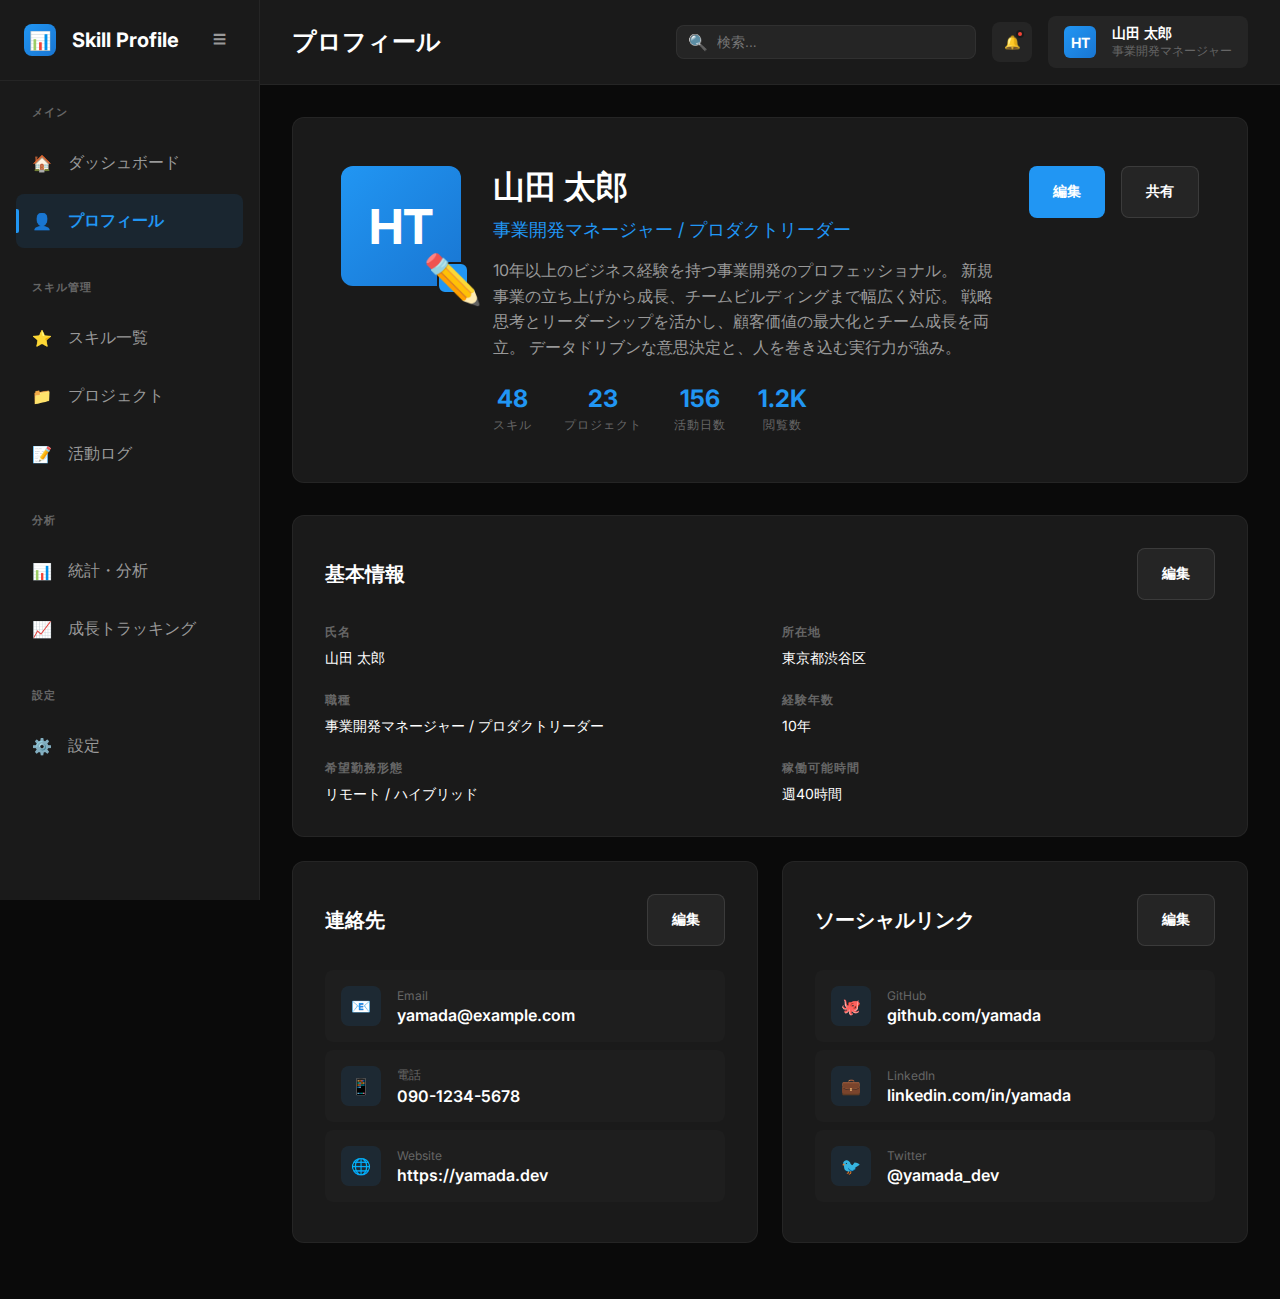
<file: prototype/dashboard/profile.html>
<!DOCTYPE html>
<html lang="ja">
<head>
    <meta charset="UTF-8">
    <meta name="viewport" content="width=device-width, initial-scale=1.0">
    <title>プロフィール - Skill Profile</title>
    <link rel="preconnect" href="https://fonts.googleapis.com">
    <link rel="preconnect" href="https://fonts.gstatic.com" crossorigin>
    <link href="https://fonts.googleapis.com/css2?family=Inter:wght@300;400;500;600;700;800&display=swap" rel="stylesheet">
    <link rel="stylesheet" href="common.css">
    <style>
        .profile-header {
            background: var(--bg-secondary);
            border: 1px solid var(--border-secondary);
            border-radius: 12px;
            padding: var(--spacing-2xl);
            margin-bottom: var(--spacing-xl);
        }

        .profile-top {
            display: flex;
            gap: var(--spacing-xl);
            align-items: flex-start;
        }

        .profile-avatar {
            width: 120px;
            height: 120px;
            border-radius: 12px;
            background: linear-gradient(135deg, var(--primary-500), var(--primary-700));
            display: flex;
            align-items: center;
            justify-content: center;
            font-size: 48px;
            font-weight: 700;
            position: relative;
        }

        .avatar-edit {
            position: absolute;
            bottom: -8px;
            right: -8px;
            width: 32px;
            height: 32px;
            background: var(--primary-500);
            border-radius: 8px;
            display: flex;
            align-items: center;
            justify-content: center;
            cursor: pointer;
            border: 2px solid var(--bg-secondary);
        }

        .profile-info {
            flex: 1;
        }

        .profile-name {
            font-size: 32px;
            font-weight: 700;
            margin-bottom: var(--spacing-sm);
        }

        .profile-title {
            font-size: 18px;
            color: var(--primary-500);
            margin-bottom: var(--spacing-md);
        }

        .profile-bio {
            color: var(--text-secondary);
            line-height: 1.6;
            margin-bottom: var(--spacing-lg);
        }

        .profile-stats {
            display: flex;
            gap: var(--spacing-xl);
        }

        .profile-stat {
            text-align: center;
        }

        .profile-stat-value {
            font-size: 24px;
            font-weight: 700;
            color: var(--primary-500);
        }

        .profile-stat-label {
            font-size: 12px;
            color: var(--text-tertiary);
            text-transform: uppercase;
            letter-spacing: 1px;
            margin-top: var(--spacing-xs);
        }

        .profile-actions {
            display: flex;
            gap: var(--spacing-md);
        }

        .btn {
            padding: var(--spacing-md) var(--spacing-lg);
            border-radius: 8px;
            font-weight: 600;
            cursor: pointer;
            transition: all 0.2s;
            border: none;
            font-size: 14px;
        }

        .btn-primary {
            background: var(--primary-500);
            color: white;
        }

        .btn-primary:hover {
            background: var(--primary-600);
        }

        .btn-secondary {
            background: rgba(255, 255, 255, 0.05);
            color: var(--text-primary);
            border: 1px solid var(--border-primary);
        }

        .btn-secondary:hover {
            background: rgba(255, 255, 255, 0.1);
        }

        .section {
            background: var(--bg-secondary);
            border: 1px solid var(--border-secondary);
            border-radius: 12px;
            padding: var(--spacing-xl);
            margin-bottom: var(--spacing-lg);
        }

        .section-header {
            display: flex;
            align-items: center;
            justify-content: space-between;
            margin-bottom: var(--spacing-lg);
        }

        .section-title {
            font-size: 20px;
            font-weight: 700;
        }

        .info-grid {
            display: grid;
            grid-template-columns: repeat(2, 1fr);
            gap: var(--spacing-lg);
        }

        .info-item {
            display: flex;
            flex-direction: column;
            gap: var(--spacing-sm);
        }

        .info-label {
            font-size: 12px;
            color: var(--text-tertiary);
            text-transform: uppercase;
            letter-spacing: 1px;
            font-weight: 600;
        }

        .info-value {
            color: var(--text-primary);
            font-size: 14px;
        }

        .contact-item {
            display: flex;
            align-items: center;
            gap: var(--spacing-md);
            padding: var(--spacing-md);
            background: rgba(255, 255, 255, 0.02);
            border-radius: 8px;
            margin-bottom: var(--spacing-sm);
        }

        .contact-icon {
            width: 40px;
            height: 40px;
            border-radius: 8px;
            background: rgba(33, 150, 243, 0.1);
            display: flex;
            align-items: center;
            justify-content: center;
            color: var(--primary-500);
        }

        .contact-info {
            flex: 1;
        }

        .contact-label {
            font-size: 12px;
            color: var(--text-tertiary);
            margin-bottom: 2px;
        }

        .contact-value {
            font-weight: 600;
        }

        .social-links {
            display: flex;
            gap: var(--spacing-sm);
        }

        .social-link {
            width: 40px;
            height: 40px;
            border-radius: 8px;
            background: rgba(255, 255, 255, 0.05);
            display: flex;
            align-items: center;
            justify-content: center;
            color: var(--text-secondary);
            text-decoration: none;
            transition: all 0.2s;
        }

        .social-link:hover {
            background: var(--primary-500);
            color: white;
        }

        @media (max-width: 768px) {
            .profile-top {
                flex-direction: column;
            }

            .info-grid {
                grid-template-columns: 1fr;
            }

            .profile-stats {
                flex-wrap: wrap;
            }
        }
    </style>
</head>
<body>
    <div class="layout">
        <!-- サイドバー -->
        <aside class="sidebar" id="sidebar">
            <div class="sidebar-header">
                <a href="index.html" class="logo">
                    <div class="logo-icon">📊</div>
                    <span class="logo-text">Skill Profile</span>
                </a>
                <button class="toggle-sidebar" onclick="toggleSidebar()">☰</button>
            </div>
            
            <nav class="nav">
                <div class="nav-section">
                    <div class="nav-section-title">メイン</div>
                    <a href="index.html" class="nav-item">
                        <span class="nav-icon">🏠</span>
                        <span class="nav-text">ダッシュボード</span>
                    </a>
                    <a href="profile.html" class="nav-item active">
                        <span class="nav-icon">👤</span>
                        <span class="nav-text">プロフィール</span>
                    </a>
                </div>
                
                <div class="nav-section">
                    <div class="nav-section-title">スキル管理</div>
                    <a href="skills.html" class="nav-item">
                        <span class="nav-icon">⭐</span>
                        <span class="nav-text">スキル一覧</span>
                    </a>
                    <a href="projects.html" class="nav-item">
                        <span class="nav-icon">📁</span>
                        <span class="nav-text">プロジェクト</span>
                    </a>
                    <a href="activities.html" class="nav-item">
                        <span class="nav-icon">📝</span>
                        <span class="nav-text">活動ログ</span>
                    </a>
                </div>
                
                <div class="nav-section">
                    <div class="nav-section-title">分析</div>
                    <a href="analytics.html" class="nav-item">
                        <span class="nav-icon">📊</span>
                        <span class="nav-text">統計・分析</span>
                    </a>
                    <a href="growth.html" class="nav-item">
                        <span class="nav-icon">📈</span>
                        <span class="nav-text">成長トラッキング</span>
                    </a>
                </div>
                
                <div class="nav-section">
                    <div class="nav-section-title">設定</div>
                    <a href="settings.html" class="nav-item">
                        <span class="nav-icon">⚙️</span>
                        <span class="nav-text">設定</span>
                    </a>
                </div>
            </nav>
        </aside>

        <!-- メインコンテンツ -->
        <main class="main">
            <header class="header">
                <div class="header-left">
                    <h1 class="page-title">プロフィール</h1>
                </div>
                <div class="header-right">
                    <div class="header-search">
                        <span class="search-icon">🔍</span>
                        <input type="text" class="search-input" placeholder="検索...">
                    </div>
                    <button class="icon-button">
                        <span>🔔</span>
                        <span class="notification-badge"></span>
                    </button>
                    <div class="user-menu">
                        <div class="user-avatar">HT</div>
                        <div class="user-info">
                            <div class="user-name">山田 太郎</div>
                            <div class="user-role">事業開発マネージャー</div>
                        </div>
                    </div>
                </div>
            </header>

            <div class="content">
                <!-- プロフィールヘッダー -->
                <div class="profile-header">
                    <div class="profile-top">
                        <div class="profile-avatar">
                            HT
                            <div class="avatar-edit">✏️</div>
                        </div>
                        <div class="profile-info">
                            <h2 class="profile-name">山田 太郎</h2>
                            <div class="profile-title">事業開発マネージャー / プロダクトリーダー</div>
                            <p class="profile-bio">
                                10年以上のビジネス経験を持つ事業開発のプロフェッショナル。
                                新規事業の立ち上げから成長、チームビルディングまで幅広く対応。
                                戦略思考とリーダーシップを活かし、顧客価値の最大化とチーム成長を両立。
                                データドリブンな意思決定と、人を巻き込む実行力が強み。
                            </p>
                            <div class="profile-stats">
                                <div class="profile-stat">
                                    <div class="profile-stat-value">48</div>
                                    <div class="profile-stat-label">スキル</div>
                                </div>
                                <div class="profile-stat">
                                    <div class="profile-stat-value">23</div>
                                    <div class="profile-stat-label">プロジェクト</div>
                                </div>
                                <div class="profile-stat">
                                    <div class="profile-stat-value">156</div>
                                    <div class="profile-stat-label">活動日数</div>
                                </div>
                                <div class="profile-stat">
                                    <div class="profile-stat-value">1.2K</div>
                                    <div class="profile-stat-label">閲覧数</div>
                                </div>
                            </div>
                        </div>
                        <div class="profile-actions">
                            <button class="btn btn-primary">編集</button>
                            <button class="btn btn-secondary">共有</button>
                        </div>
                    </div>
                </div>

                <!-- 基本情報 -->
                <div class="section">
                    <div class="section-header">
                        <h3 class="section-title">基本情報</h3>
                        <button class="btn btn-secondary">編集</button>
                    </div>
                    <div class="info-grid">
                        <div class="info-item">
                            <div class="info-label">氏名</div>
                            <div class="info-value">山田 太郎</div>
                        </div>
                        <div class="info-item">
                            <div class="info-label">所在地</div>
                            <div class="info-value">東京都渋谷区</div>
                        </div>
                        <div class="info-item">
                            <div class="info-label">職種</div>
                            <div class="info-value">事業開発マネージャー / プロダクトリーダー</div>
                        </div>
                        <div class="info-item">
                            <div class="info-label">経験年数</div>
                            <div class="info-value">10年</div>
                        </div>
                        <div class="info-item">
                            <div class="info-label">希望勤務形態</div>
                            <div class="info-value">リモート / ハイブリッド</div>
                        </div>
                        <div class="info-item">
                            <div class="info-label">稼働可能時間</div>
                            <div class="info-value">週40時間</div>
                        </div>
                    </div>
                </div>

                <div class="grid grid-2">
                    <!-- 連絡先情報 -->
                    <div class="section">
                        <div class="section-header">
                            <h3 class="section-title">連絡先</h3>
                            <button class="btn btn-secondary">編集</button>
                        </div>
                        <div class="contact-item">
                            <div class="contact-icon">📧</div>
                            <div class="contact-info">
                                <div class="contact-label">Email</div>
                                <div class="contact-value">yamada@example.com</div>
                            </div>
                        </div>
                        <div class="contact-item">
                            <div class="contact-icon">📱</div>
                            <div class="contact-info">
                                <div class="contact-label">電話</div>
                                <div class="contact-value">090-1234-5678</div>
                            </div>
                        </div>
                        <div class="contact-item">
                            <div class="contact-icon">🌐</div>
                            <div class="contact-info">
                                <div class="contact-label">Website</div>
                                <div class="contact-value">https://yamada.dev</div>
                            </div>
                        </div>
                    </div>

                    <!-- ソーシャルリンク -->
                    <div class="section">
                        <div class="section-header">
                            <h3 class="section-title">ソーシャルリンク</h3>
                            <button class="btn btn-secondary">編集</button>
                        </div>
                        <div class="contact-item">
                            <div class="contact-icon">🐙</div>
                            <div class="contact-info">
                                <div class="contact-label">GitHub</div>
                                <div class="contact-value">github.com/yamada</div>
                            </div>
                        </div>
                        <div class="contact-item">
                            <div class="contact-icon">💼</div>
                            <div class="contact-info">
                                <div class="contact-label">LinkedIn</div>
                                <div class="contact-value">linkedin.com/in/yamada</div>
                            </div>
                        </div>
                        <div class="contact-item">
                            <div class="contact-icon">🐦</div>
                            <div class="contact-info">
                                <div class="contact-label">Twitter</div>
                                <div class="contact-value">@yamada_dev</div>
                            </div>
                        </div>
                    </div>
                </div>
            </div>
        </main>
    </div>

    <script>
        function toggleSidebar() {
            const sidebar = document.getElementById('sidebar');
            sidebar.classList.toggle('collapsed');
        }
    </script>
</body>
</html>
</file>
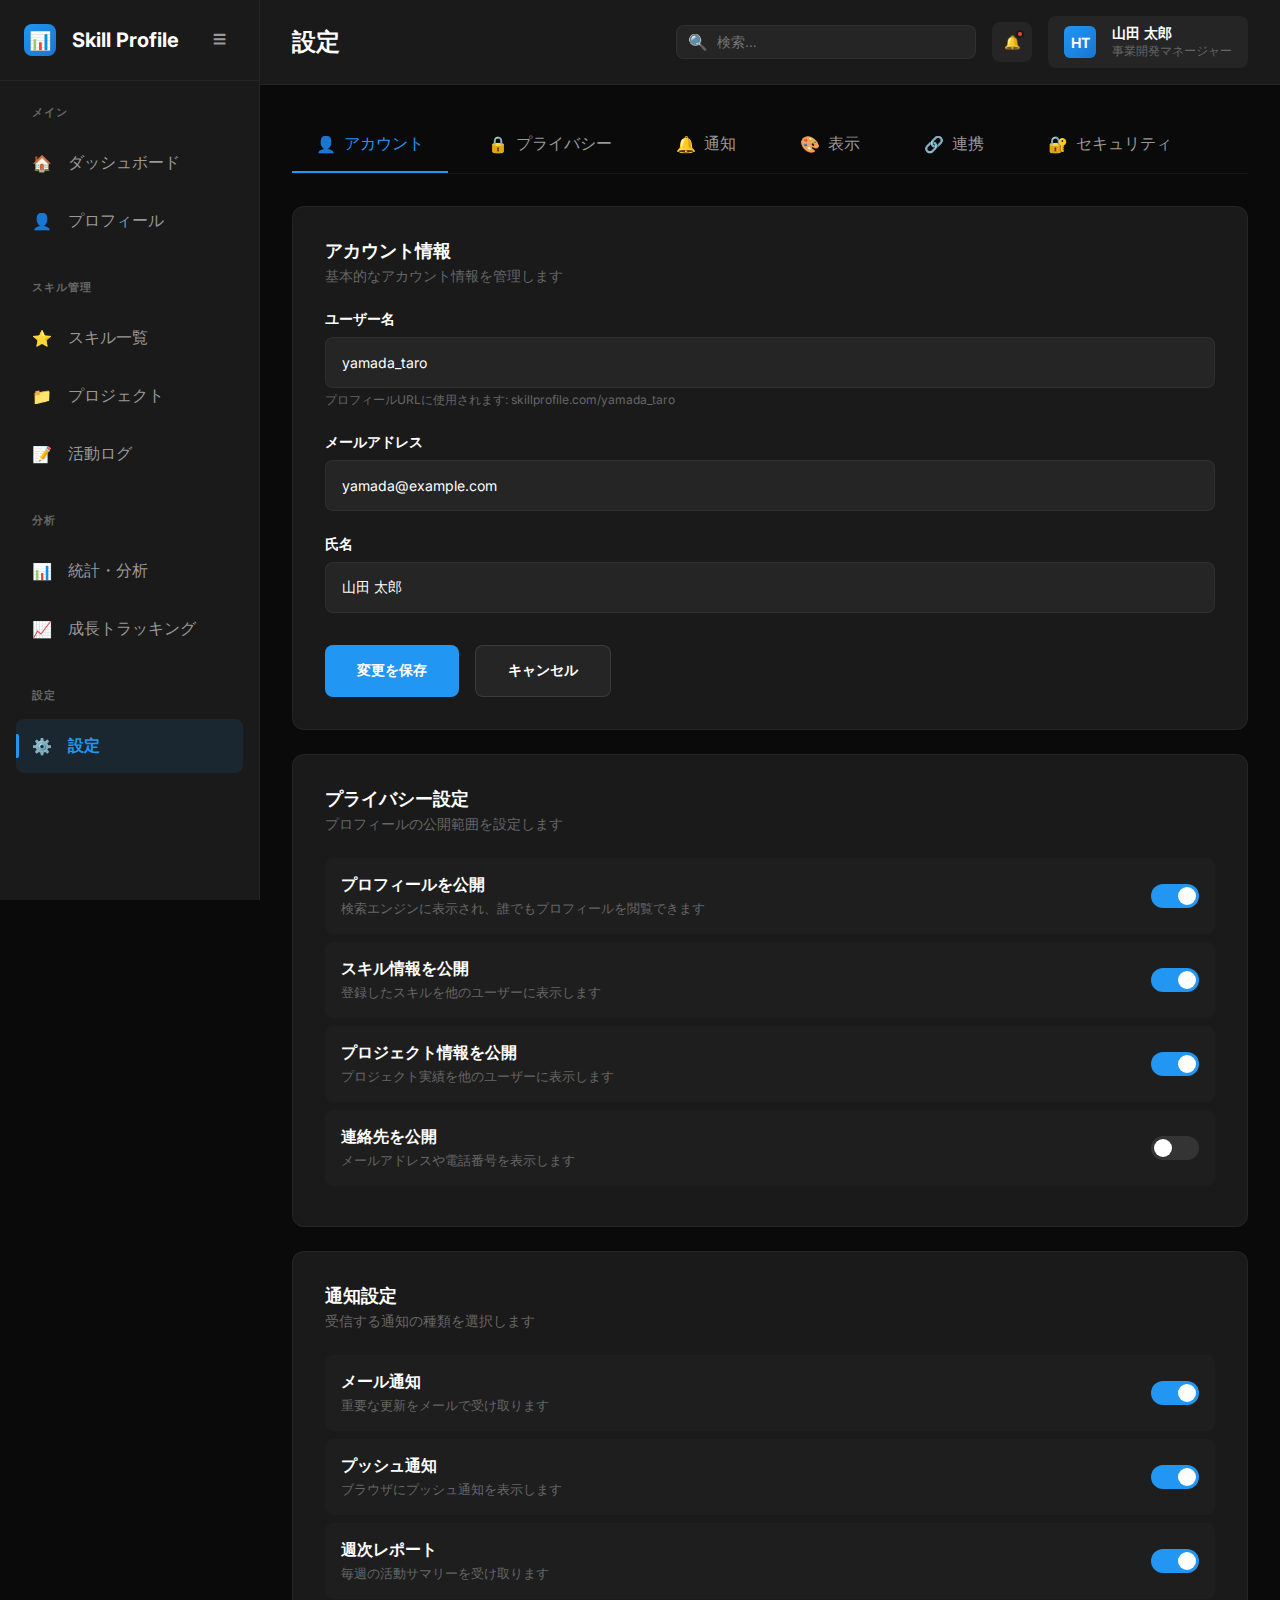
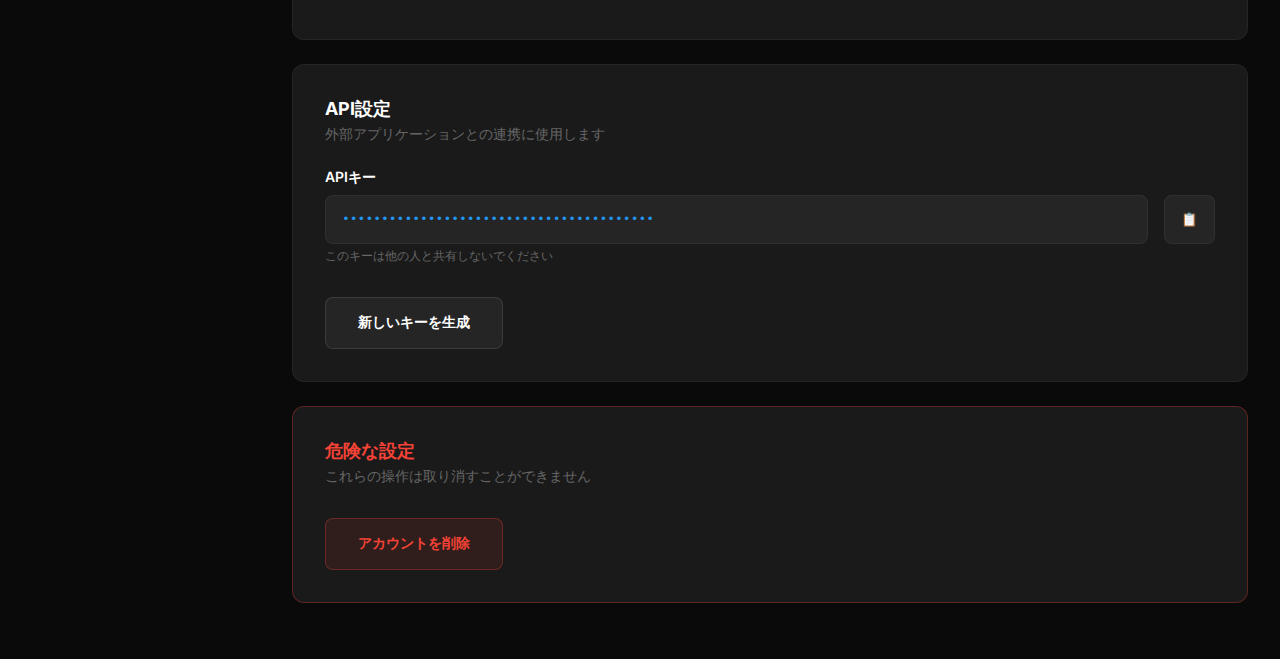
<file: prototype/dashboard/settings.html>
<!DOCTYPE html>
<html lang="ja">
<head>
    <meta charset="UTF-8">
    <meta name="viewport" content="width=device-width, initial-scale=1.0">
    <title>設定 - Skill Profile</title>
    <link rel="preconnect" href="https://fonts.googleapis.com">
    <link rel="preconnect" href="https://fonts.gstatic.com" crossorigin>
    <link href="https://fonts.googleapis.com/css2?family=Inter:wght@300;400;500;600;700;800&display=swap" rel="stylesheet">
    <link rel="stylesheet" href="common.css">
    <style>
        .settings-nav {
            display: flex;
            gap: var(--spacing-md);
            margin-bottom: var(--spacing-xl);
            border-bottom: 1px solid var(--border-secondary);
            overflow-x: auto;
        }

        .settings-tab {
            padding: var(--spacing-md) var(--spacing-lg);
            color: var(--text-secondary);
            cursor: pointer;
            border-bottom: 2px solid transparent;
            transition: all 0.2s;
            white-space: nowrap;
            display: flex;
            align-items: center;
            gap: var(--spacing-sm);
        }

        .settings-tab.active {
            color: var(--primary-500);
            border-bottom-color: var(--primary-500);
        }

        .settings-tab:hover:not(.active) {
            color: var(--text-primary);
        }

        .settings-section {
            background: var(--bg-secondary);
            border: 1px solid var(--border-secondary);
            border-radius: 12px;
            padding: var(--spacing-xl);
            margin-bottom: var(--spacing-lg);
        }

        .section-header {
            margin-bottom: var(--spacing-lg);
        }

        .section-title {
            font-size: 18px;
            font-weight: 700;
            margin-bottom: var(--spacing-xs);
        }

        .section-description {
            color: var(--text-tertiary);
            font-size: 14px;
        }

        .form-group {
            margin-bottom: var(--spacing-lg);
        }

        .form-label {
            display: block;
            font-size: 14px;
            font-weight: 600;
            margin-bottom: var(--spacing-sm);
            color: var(--text-primary);
        }

        .form-input,
        .form-select,
        .form-textarea {
            width: 100%;
            padding: var(--spacing-md);
            background: rgba(255, 255, 255, 0.05);
            border: 1px solid var(--border-secondary);
            border-radius: 8px;
            color: var(--text-primary);
            font-size: 14px;
            transition: all 0.2s;
            font-family: inherit;
        }

        .form-input:focus,
        .form-select:focus,
        .form-textarea:focus {
            outline: none;
            border-color: var(--primary-500);
            background: rgba(255, 255, 255, 0.08);
        }

        .form-textarea {
            resize: vertical;
            min-height: 100px;
        }

        .form-help {
            font-size: 12px;
            color: var(--text-tertiary);
            margin-top: var(--spacing-xs);
        }

        .toggle-container {
            display: flex;
            justify-content: space-between;
            align-items: center;
            padding: var(--spacing-md);
            background: rgba(255, 255, 255, 0.02);
            border-radius: 8px;
            margin-bottom: var(--spacing-sm);
        }

        .toggle-info {
            flex: 1;
        }

        .toggle-label {
            font-weight: 600;
            margin-bottom: 4px;
        }

        .toggle-description {
            font-size: 13px;
            color: var(--text-tertiary);
        }

        .toggle-switch {
            position: relative;
            width: 48px;
            height: 24px;
            background: rgba(255, 255, 255, 0.1);
            border-radius: 12px;
            cursor: pointer;
            transition: all 0.3s;
        }

        .toggle-switch.active {
            background: var(--primary-500);
        }

        .toggle-switch::after {
            content: '';
            position: absolute;
            width: 18px;
            height: 18px;
            background: white;
            border-radius: 50%;
            top: 3px;
            left: 3px;
            transition: all 0.3s;
        }

        .toggle-switch.active::after {
            left: 27px;
        }

        .btn-group {
            display: flex;
            gap: var(--spacing-md);
            margin-top: var(--spacing-xl);
        }

        .btn {
            padding: var(--spacing-md) var(--spacing-xl);
            border-radius: 8px;
            font-weight: 600;
            cursor: pointer;
            transition: all 0.2s;
            border: none;
            font-size: 14px;
        }

        .btn-primary {
            background: var(--primary-500);
            color: white;
        }

        .btn-primary:hover {
            background: var(--primary-600);
        }

        .btn-secondary {
            background: rgba(255, 255, 255, 0.05);
            color: var(--text-primary);
            border: 1px solid var(--border-primary);
        }

        .btn-secondary:hover {
            background: rgba(255, 255, 255, 0.1);
        }

        .btn-danger {
            background: rgba(244, 67, 54, 0.1);
            color: #f44336;
            border: 1px solid rgba(244, 67, 54, 0.3);
        }

        .btn-danger:hover {
            background: #f44336;
            color: white;
        }

        .danger-zone {
            border-color: rgba(244, 67, 54, 0.3);
        }

        .danger-zone .section-title {
            color: #f44336;
        }

        .api-key {
            display: flex;
            gap: var(--spacing-md);
            align-items: center;
        }

        .api-key-value {
            flex: 1;
            padding: var(--spacing-md);
            background: rgba(255, 255, 255, 0.05);
            border: 1px solid var(--border-secondary);
            border-radius: 8px;
            font-family: 'Courier New', monospace;
            font-size: 13px;
            color: var(--primary-500);
        }

        .btn-copy {
            padding: var(--spacing-md);
            background: rgba(255, 255, 255, 0.05);
            border: 1px solid var(--border-secondary);
            border-radius: 8px;
            color: var(--text-secondary);
            cursor: pointer;
            transition: all 0.2s;
        }

        .btn-copy:hover {
            background: var(--primary-500);
            color: white;
            border-color: var(--primary-500);
        }
    </style>
</head>
<body>
    <div class="layout">
        <!-- サイドバー -->
        <aside class="sidebar" id="sidebar">
            <div class="sidebar-header">
                <a href="index.html" class="logo">
                    <div class="logo-icon">📊</div>
                    <span class="logo-text">Skill Profile</span>
                </a>
                <button class="toggle-sidebar" onclick="toggleSidebar()">☰</button>
            </div>
            
            <nav class="nav">
                <div class="nav-section">
                    <div class="nav-section-title">メイン</div>
                    <a href="index.html" class="nav-item">
                        <span class="nav-icon">🏠</span>
                        <span class="nav-text">ダッシュボード</span>
                    </a>
                    <a href="profile.html" class="nav-item">
                        <span class="nav-icon">👤</span>
                        <span class="nav-text">プロフィール</span>
                    </a>
                </div>
                
                <div class="nav-section">
                    <div class="nav-section-title">スキル管理</div>
                    <a href="skills.html" class="nav-item">
                        <span class="nav-icon">⭐</span>
                        <span class="nav-text">スキル一覧</span>
                    </a>
                    <a href="projects.html" class="nav-item">
                        <span class="nav-icon">📁</span>
                        <span class="nav-text">プロジェクト</span>
                    </a>
                    <a href="activities.html" class="nav-item">
                        <span class="nav-icon">📝</span>
                        <span class="nav-text">活動ログ</span>
                    </a>
                </div>
                
                <div class="nav-section">
                    <div class="nav-section-title">分析</div>
                    <a href="analytics.html" class="nav-item">
                        <span class="nav-icon">📊</span>
                        <span class="nav-text">統計・分析</span>
                    </a>
                    <a href="growth.html" class="nav-item">
                        <span class="nav-icon">📈</span>
                        <span class="nav-text">成長トラッキング</span>
                    </a>
                </div>
                
                <div class="nav-section">
                    <div class="nav-section-title">設定</div>
                    <a href="settings.html" class="nav-item active">
                        <span class="nav-icon">⚙️</span>
                        <span class="nav-text">設定</span>
                    </a>
                </div>
            </nav>
        </aside>

        <!-- メインコンテンツ -->
        <main class="main">
            <header class="header">
                <div class="header-left">
                    <h1 class="page-title">設定</h1>
                </div>
                <div class="header-right">
                    <div class="header-search">
                        <span class="search-icon">🔍</span>
                        <input type="text" class="search-input" placeholder="検索...">
                    </div>
                    <button class="icon-button">
                        <span>🔔</span>
                        <span class="notification-badge"></span>
                    </button>
                    <div class="user-menu">
                        <div class="user-avatar">HT</div>
                        <div class="user-info">
                            <div class="user-name">山田 太郎</div>
                            <div class="user-role">事業開発マネージャー</div>
                        </div>
                    </div>
                </div>
            </header>

            <div class="content">
                <!-- 設定ナビゲーション -->
                <div class="settings-nav">
                    <div class="settings-tab active">
                        <span>👤</span>
                        <span>アカウント</span>
                    </div>
                    <div class="settings-tab">
                        <span>🔒</span>
                        <span>プライバシー</span>
                    </div>
                    <div class="settings-tab">
                        <span>🔔</span>
                        <span>通知</span>
                    </div>
                    <div class="settings-tab">
                        <span>🎨</span>
                        <span>表示</span>
                    </div>
                    <div class="settings-tab">
                        <span>🔗</span>
                        <span>連携</span>
                    </div>
                    <div class="settings-tab">
                        <span>🔐</span>
                        <span>セキュリティ</span>
                    </div>
                </div>

                <!-- アカウント設定 -->
                <div class="settings-section">
                    <div class="section-header">
                        <h3 class="section-title">アカウント情報</h3>
                        <p class="section-description">基本的なアカウント情報を管理します</p>
                    </div>
                    
                    <div class="form-group">
                        <label class="form-label">ユーザー名</label>
                        <input type="text" class="form-input" value="yamada_taro" placeholder="ユーザー名">
                        <div class="form-help">プロフィールURLに使用されます: skillprofile.com/yamada_taro</div>
                    </div>

                    <div class="form-group">
                        <label class="form-label">メールアドレス</label>
                        <input type="email" class="form-input" value="yamada@example.com" placeholder="メールアドレス">
                    </div>

                    <div class="form-group">
                        <label class="form-label">氏名</label>
                        <input type="text" class="form-input" value="山田 太郎" placeholder="氏名">
                    </div>

                    <div class="btn-group">
                        <button class="btn btn-primary">変更を保存</button>
                        <button class="btn btn-secondary">キャンセル</button>
                    </div>
                </div>

                <!-- プライバシー設定 -->
                <div class="settings-section">
                    <div class="section-header">
                        <h3 class="section-title">プライバシー設定</h3>
                        <p class="section-description">プロフィールの公開範囲を設定します</p>
                    </div>

                    <div class="toggle-container">
                        <div class="toggle-info">
                            <div class="toggle-label">プロフィールを公開</div>
                            <div class="toggle-description">検索エンジンに表示され、誰でもプロフィールを閲覧できます</div>
                        </div>
                        <div class="toggle-switch active" onclick="this.classList.toggle('active')"></div>
                    </div>

                    <div class="toggle-container">
                        <div class="toggle-info">
                            <div class="toggle-label">スキル情報を公開</div>
                            <div class="toggle-description">登録したスキルを他のユーザーに表示します</div>
                        </div>
                        <div class="toggle-switch active" onclick="this.classList.toggle('active')"></div>
                    </div>

                    <div class="toggle-container">
                        <div class="toggle-info">
                            <div class="toggle-label">プロジェクト情報を公開</div>
                            <div class="toggle-description">プロジェクト実績を他のユーザーに表示します</div>
                        </div>
                        <div class="toggle-switch active" onclick="this.classList.toggle('active')"></div>
                    </div>

                    <div class="toggle-container">
                        <div class="toggle-info">
                            <div class="toggle-label">連絡先を公開</div>
                            <div class="toggle-description">メールアドレスや電話番号を表示します</div>
                        </div>
                        <div class="toggle-switch" onclick="this.classList.toggle('active')"></div>
                    </div>
                </div>

                <!-- 通知設定 -->
                <div class="settings-section">
                    <div class="section-header">
                        <h3 class="section-title">通知設定</h3>
                        <p class="section-description">受信する通知の種類を選択します</p>
                    </div>

                    <div class="toggle-container">
                        <div class="toggle-info">
                            <div class="toggle-label">メール通知</div>
                            <div class="toggle-description">重要な更新をメールで受け取ります</div>
                        </div>
                        <div class="toggle-switch active" onclick="this.classList.toggle('active')"></div>
                    </div>

                    <div class="toggle-container">
                        <div class="toggle-info">
                            <div class="toggle-label">プッシュ通知</div>
                            <div class="toggle-description">ブラウザにプッシュ通知を表示します</div>
                        </div>
                        <div class="toggle-switch active" onclick="this.classList.toggle('active')"></div>
                    </div>

                    <div class="toggle-container">
                        <div class="toggle-info">
                            <div class="toggle-label">週次レポート</div>
                            <div class="toggle-description">毎週の活動サマリーを受け取ります</div>
                        </div>
                        <div class="toggle-switch active" onclick="this.classList.toggle('active')"></div>
                    </div>
                </div>

                <!-- API設定 -->
                <div class="settings-section">
                    <div class="section-header">
                        <h3 class="section-title">API設定</h3>
                        <p class="section-description">外部アプリケーションとの連携に使用します</p>
                    </div>

                    <div class="form-group">
                        <label class="form-label">APIキー</label>
                        <div class="api-key">
                            <div class="api-key-value">••••••••••••••••••••••••••••••••••••••••</div>
                            <button class="btn-copy">📋</button>
                        </div>
                        <div class="form-help">このキーは他の人と共有しないでください</div>
                    </div>

                    <div class="btn-group">
                        <button class="btn btn-secondary">新しいキーを生成</button>
                    </div>
                </div>

                <!-- 危険な設定 -->
                <div class="settings-section danger-zone">
                    <div class="section-header">
                        <h3 class="section-title">危険な設定</h3>
                        <p class="section-description">これらの操作は取り消すことができません</p>
                    </div>

                    <div class="btn-group">
                        <button class="btn btn-danger">アカウントを削除</button>
                    </div>
                </div>
            </div>
        </main>
    </div>

    <script>
        function toggleSidebar() {
            const sidebar = document.getElementById('sidebar');
            sidebar.classList.toggle('collapsed');
        }

        // 設定タブの切り替え
        document.querySelectorAll('.settings-tab').forEach(tab => {
            tab.addEventListener('click', function() {
                document.querySelectorAll('.settings-tab').forEach(t => t.classList.remove('active'));
                this.classList.add('active');
            });
        });
    </script>
</body>
</html>
</file>
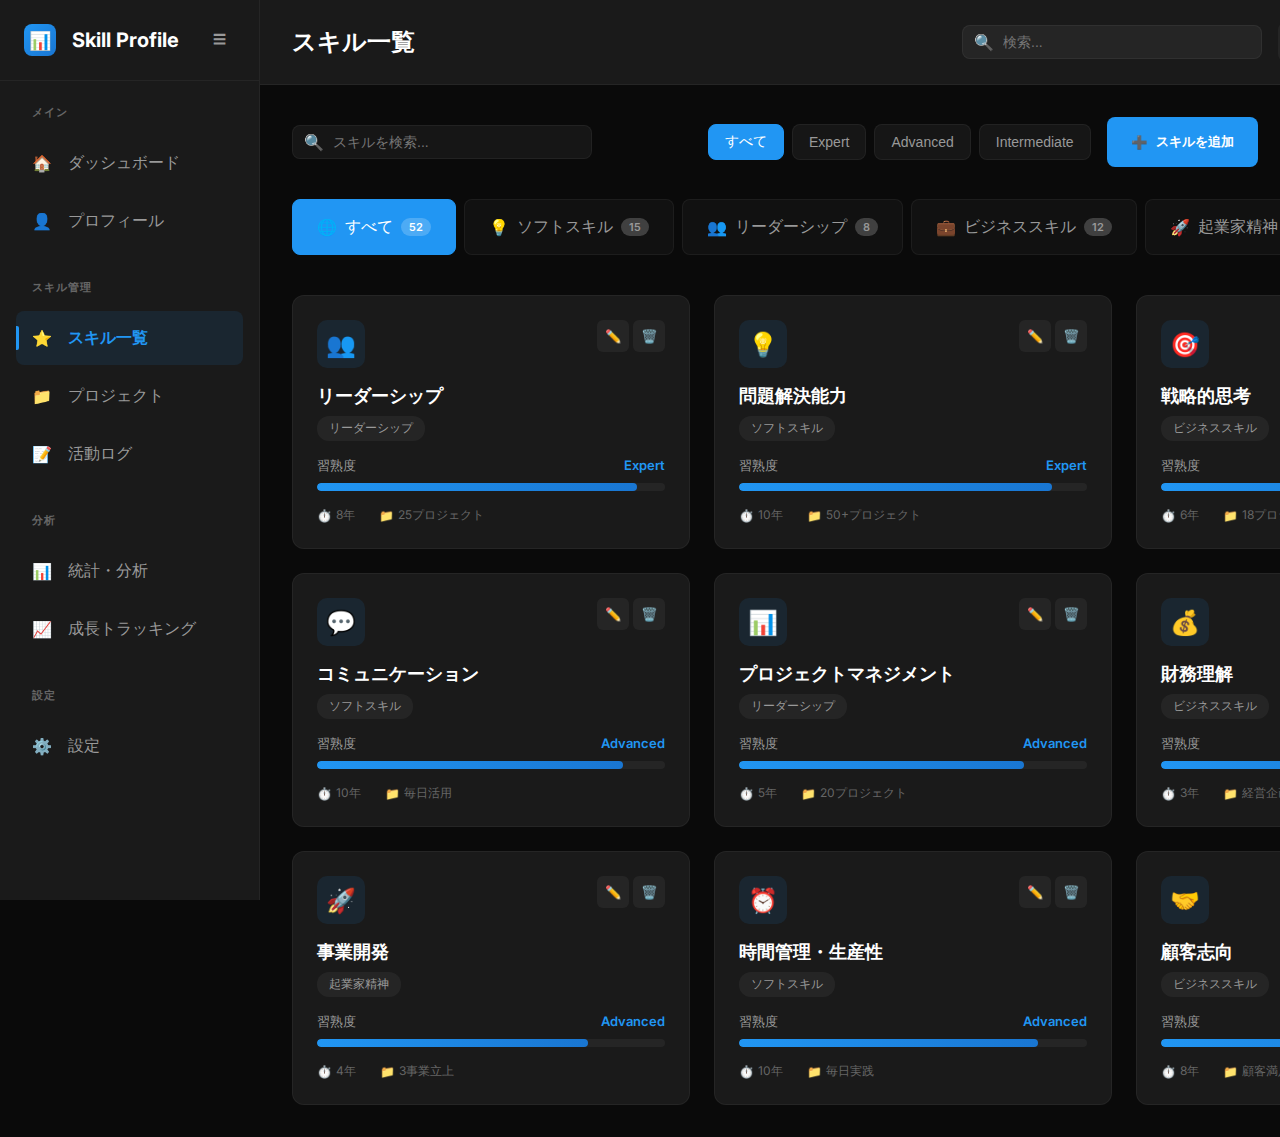
<file: prototype/dashboard/skills.html>
<!DOCTYPE html>
<html lang="ja">
<head>
    <meta charset="UTF-8">
    <meta name="viewport" content="width=device-width, initial-scale=1.0">
    <title>スキル一覧 - Skill Profile</title>
    <link rel="preconnect" href="https://fonts.googleapis.com">
    <link rel="preconnect" href="https://fonts.gstatic.com" crossorigin>
    <link href="https://fonts.googleapis.com/css2?family=Inter:wght@300;400;500;600;700;800&display=swap" rel="stylesheet">
    <link rel="stylesheet" href="common.css">
    <style>
        .toolbar {
            display: flex;
            gap: var(--spacing-md);
            margin-bottom: var(--spacing-xl);
            align-items: center;
        }

        .filter-group {
            display: flex;
            gap: var(--spacing-sm);
        }

        .filter-btn {
            padding: var(--spacing-sm) var(--spacing-md);
            background: rgba(255, 255, 255, 0.05);
            border: 1px solid var(--border-secondary);
            border-radius: 8px;
            color: var(--text-secondary);
            cursor: pointer;
            transition: all 0.2s;
            font-size: 14px;
        }

        .filter-btn.active,
        .filter-btn:hover {
            background: var(--primary-500);
            color: white;
            border-color: var(--primary-500);
        }

        .search-box {
            flex: 1;
            max-width: 400px;
            position: relative;
        }

        .btn-add {
            padding: var(--spacing-md) var(--spacing-lg);
            background: var(--primary-500);
            color: white;
            border: none;
            border-radius: 8px;
            font-weight: 600;
            cursor: pointer;
            transition: all 0.2s;
            display: flex;
            align-items: center;
            gap: var(--spacing-sm);
        }

        .btn-add:hover {
            background: var(--primary-600);
        }

        .skills-grid {
            display: grid;
            grid-template-columns: repeat(auto-fill, minmax(300px, 1fr));
            gap: var(--spacing-lg);
        }

        .skill-card {
            background: var(--bg-secondary);
            border: 1px solid var(--border-secondary);
            border-radius: 12px;
            padding: var(--spacing-lg);
            transition: all 0.3s;
            cursor: pointer;
        }

        .skill-card:hover {
            border-color: var(--primary-500);
            transform: translateY(-4px);
            box-shadow: 0 12px 40px rgba(33, 150, 243, 0.2);
        }

        .skill-card-header {
            display: flex;
            justify-content: space-between;
            align-items: flex-start;
            margin-bottom: var(--spacing-md);
        }

        .skill-icon {
            width: 48px;
            height: 48px;
            border-radius: 10px;
            background: rgba(33, 150, 243, 0.1);
            display: flex;
            align-items: center;
            justify-content: center;
            font-size: 24px;
        }

        .skill-actions {
            display: flex;
            gap: var(--spacing-xs);
        }

        .action-btn {
            width: 32px;
            height: 32px;
            background: rgba(255, 255, 255, 0.05);
            border: none;
            border-radius: 6px;
            color: var(--text-secondary);
            cursor: pointer;
            display: flex;
            align-items: center;
            justify-content: center;
            transition: all 0.2s;
        }

        .action-btn:hover {
            background: rgba(255, 255, 255, 0.1);
            color: var(--text-primary);
        }

        .skill-name {
            font-size: 18px;
            font-weight: 700;
            margin-bottom: var(--spacing-sm);
        }

        .skill-category {
            display: inline-block;
            padding: 4px 12px;
            background: rgba(255, 255, 255, 0.05);
            border-radius: 12px;
            font-size: 12px;
            color: var(--text-secondary);
            margin-bottom: var(--spacing-md);
        }

        .skill-level-bar {
            margin-bottom: var(--spacing-md);
        }

        .skill-level-label {
            display: flex;
            justify-content: space-between;
            margin-bottom: var(--spacing-sm);
            font-size: 13px;
        }

        .level-name {
            color: var(--text-secondary);
        }

        .level-value {
            color: var(--primary-500);
            font-weight: 600;
        }

        .progress-bar {
            height: 8px;
            background: rgba(255, 255, 255, 0.05);
            border-radius: 4px;
            overflow: hidden;
        }

        .progress-fill {
            height: 100%;
            background: linear-gradient(90deg, var(--primary-500), var(--primary-700));
            border-radius: 4px;
            transition: width 0.3s;
        }

        .skill-meta {
            display: flex;
            gap: var(--spacing-lg);
            color: var(--text-tertiary);
            font-size: 12px;
        }

        .meta-item {
            display: flex;
            align-items: center;
            gap: var(--spacing-xs);
        }

        .category-tabs {
            display: flex;
            gap: var(--spacing-sm);
            margin-bottom: var(--spacing-xl);
            overflow-x: auto;
            padding-bottom: var(--spacing-sm);
        }

        .category-tab {
            padding: var(--spacing-md) var(--spacing-lg);
            background: rgba(255, 255, 255, 0.03);
            border: 1px solid var(--border-secondary);
            border-radius: 8px;
            color: var(--text-secondary);
            cursor: pointer;
            transition: all 0.2s;
            white-space: nowrap;
            display: flex;
            align-items: center;
            gap: var(--spacing-sm);
        }

        .category-tab.active {
            background: var(--primary-500);
            color: white;
            border-color: var(--primary-500);
        }

        .category-tab:hover:not(.active) {
            background: rgba(255, 255, 255, 0.05);
            border-color: var(--border-primary);
        }

        .tab-count {
            background: rgba(255, 255, 255, 0.2);
            padding: 2px 8px;
            border-radius: 10px;
            font-size: 11px;
            font-weight: 600;
        }

        @media (max-width: 768px) {
            .toolbar {
                flex-direction: column;
                align-items: stretch;
            }

            .search-box {
                max-width: 100%;
            }

            .filter-group {
                overflow-x: auto;
            }
        }
    </style>
</head>
<body>
    <div class="layout">
        <!-- サイドバー -->
        <aside class="sidebar" id="sidebar">
            <div class="sidebar-header">
                <a href="index.html" class="logo">
                    <div class="logo-icon">📊</div>
                    <span class="logo-text">Skill Profile</span>
                </a>
                <button class="toggle-sidebar" onclick="toggleSidebar()">☰</button>
            </div>
            
            <nav class="nav">
                <div class="nav-section">
                    <div class="nav-section-title">メイン</div>
                    <a href="index.html" class="nav-item">
                        <span class="nav-icon">🏠</span>
                        <span class="nav-text">ダッシュボード</span>
                    </a>
                    <a href="profile.html" class="nav-item">
                        <span class="nav-icon">👤</span>
                        <span class="nav-text">プロフィール</span>
                    </a>
                </div>
                
                <div class="nav-section">
                    <div class="nav-section-title">スキル管理</div>
                    <a href="skills.html" class="nav-item active">
                        <span class="nav-icon">⭐</span>
                        <span class="nav-text">スキル一覧</span>
                    </a>
                    <a href="projects.html" class="nav-item">
                        <span class="nav-icon">📁</span>
                        <span class="nav-text">プロジェクト</span>
                    </a>
                    <a href="activities.html" class="nav-item">
                        <span class="nav-icon">📝</span>
                        <span class="nav-text">活動ログ</span>
                    </a>
                </div>
                
                <div class="nav-section">
                    <div class="nav-section-title">分析</div>
                    <a href="analytics.html" class="nav-item">
                        <span class="nav-icon">📊</span>
                        <span class="nav-text">統計・分析</span>
                    </a>
                    <a href="growth.html" class="nav-item">
                        <span class="nav-icon">📈</span>
                        <span class="nav-text">成長トラッキング</span>
                    </a>
                </div>
                
                <div class="nav-section">
                    <div class="nav-section-title">設定</div>
                    <a href="settings.html" class="nav-item">
                        <span class="nav-icon">⚙️</span>
                        <span class="nav-text">設定</span>
                    </a>
                </div>
            </nav>
        </aside>

        <!-- メインコンテンツ -->
        <main class="main">
            <header class="header">
                <div class="header-left">
                    <h1 class="page-title">スキル一覧</h1>
                </div>
                <div class="header-right">
                    <div class="header-search">
                        <span class="search-icon">🔍</span>
                        <input type="text" class="search-input" placeholder="検索...">
                    </div>
                    <button class="icon-button">
                        <span>🔔</span>
                        <span class="notification-badge"></span>
                    </button>
                    <div class="user-menu">
                        <div class="user-avatar">HT</div>
                        <div class="user-info">
                            <div class="user-name">山田 太郎</div>
                            <div class="user-role">事業開発マネージャー</div>
                        </div>
                    </div>
                </div>
            </header>

            <div class="content">
                <!-- ツールバー -->
                <div class="toolbar">
                    <div class="search-box">
                        <span class="search-icon">🔍</span>
                        <input type="text" class="search-input" placeholder="スキルを検索...">
                    </div>
                    <div class="filter-group">
                        <button class="filter-btn active">すべて</button>
                        <button class="filter-btn">Expert</button>
                        <button class="filter-btn">Advanced</button>
                        <button class="filter-btn">Intermediate</button>
                    </div>
                    <button class="btn-add">
                        <span>➕</span>
                        <span>スキルを追加</span>
                    </button>
                </div>

                <!-- カテゴリタブ -->
                <div class="category-tabs">
                    <div class="category-tab active">
                        <span>🌐</span>
                        <span>すべて</span>
                        <span class="tab-count">52</span>
                    </div>
                    <div class="category-tab">
                        <span>💡</span>
                        <span>ソフトスキル</span>
                        <span class="tab-count">15</span>
                    </div>
                    <div class="category-tab">
                        <span>👥</span>
                        <span>リーダーシップ</span>
                        <span class="tab-count">8</span>
                    </div>
                    <div class="category-tab">
                        <span>💼</span>
                        <span>ビジネススキル</span>
                        <span class="tab-count">12</span>
                    </div>
                    <div class="category-tab">
                        <span>🚀</span>
                        <span>起業家精神</span>
                        <span class="tab-count">6</span>
                    </div>
                    <div class="category-tab">
                        <span>🎯</span>
                        <span>専門スキル</span>
                        <span class="tab-count">11</span>
                    </div>
                </div>

                <!-- スキルカードグリッド -->
                <div class="skills-grid">
                    <!-- リーダーシップ -->
                    <div class="skill-card">
                        <div class="skill-card-header">
                            <div class="skill-icon">👥</div>
                            <div class="skill-actions">
                                <button class="action-btn">✏️</button>
                                <button class="action-btn">🗑️</button>
                            </div>
                        </div>
                        <h3 class="skill-name">リーダーシップ</h3>
                        <span class="skill-category">リーダーシップ</span>
                        <div class="skill-level-bar">
                            <div class="skill-level-label">
                                <span class="level-name">習熟度</span>
                                <span class="level-value">Expert</span>
                            </div>
                            <div class="progress-bar">
                                <div class="progress-fill" style="width: 92%"></div>
                            </div>
                        </div>
                        <div class="skill-meta">
                            <div class="meta-item">
                                <span>⏱️</span>
                                <span>8年</span>
                            </div>
                            <div class="meta-item">
                                <span>📁</span>
                                <span>25プロジェクト</span>
                            </div>
                        </div>
                    </div>

                    <!-- 問題解決能力 -->
                    <div class="skill-card">
                        <div class="skill-card-header">
                            <div class="skill-icon">💡</div>
                            <div class="skill-actions">
                                <button class="action-btn">✏️</button>
                                <button class="action-btn">🗑️</button>
                            </div>
                        </div>
                        <h3 class="skill-name">問題解決能力</h3>
                        <span class="skill-category">ソフトスキル</span>
                        <div class="skill-level-bar">
                            <div class="skill-level-label">
                                <span class="level-name">習熟度</span>
                                <span class="level-value">Expert</span>
                            </div>
                            <div class="progress-bar">
                                <div class="progress-fill" style="width: 90%"></div>
                            </div>
                        </div>
                        <div class="skill-meta">
                            <div class="meta-item">
                                <span>⏱️</span>
                                <span>10年</span>
                            </div>
                            <div class="meta-item">
                                <span>📁</span>
                                <span>50+プロジェクト</span>
                            </div>
                        </div>
                    </div>

                    <!-- 戦略的思考 -->
                    <div class="skill-card">
                        <div class="skill-card-header">
                            <div class="skill-icon">🎯</div>
                            <div class="skill-actions">
                                <button class="action-btn">✏️</button>
                                <button class="action-btn">🗑️</button>
                            </div>
                        </div>
                        <h3 class="skill-name">戦略的思考</h3>
                        <span class="skill-category">ビジネススキル</span>
                        <div class="skill-level-bar">
                            <div class="skill-level-label">
                                <span class="level-name">習熟度</span>
                                <span class="level-value">Advanced</span>
                            </div>
                            <div class="progress-bar">
                                <div class="progress-fill" style="width: 85%"></div>
                            </div>
                        </div>
                        <div class="skill-meta">
                            <div class="meta-item">
                                <span>⏱️</span>
                                <span>6年</span>
                            </div>
                            <div class="meta-item">
                                <span>📁</span>
                                <span>18プロジェクト</span>
                            </div>
                        </div>
                    </div>

                    <!-- コミュニケーション -->
                    <div class="skill-card">
                        <div class="skill-card-header">
                            <div class="skill-icon">💬</div>
                            <div class="skill-actions">
                                <button class="action-btn">✏️</button>
                                <button class="action-btn">🗑️</button>
                            </div>
                        </div>
                        <h3 class="skill-name">コミュニケーション</h3>
                        <span class="skill-category">ソフトスキル</span>
                        <div class="skill-level-bar">
                            <div class="skill-level-label">
                                <span class="level-name">習熟度</span>
                                <span class="level-value">Advanced</span>
                            </div>
                            <div class="progress-bar">
                                <div class="progress-fill" style="width: 88%"></div>
                            </div>
                        </div>
                        <div class="skill-meta">
                            <div class="meta-item">
                                <span>⏱️</span>
                                <span>10年</span>
                            </div>
                            <div class="meta-item">
                                <span>📁</span>
                                <span>毎日活用</span>
                            </div>
                        </div>
                    </div>

                    <!-- プロジェクトマネジメント -->
                    <div class="skill-card">
                        <div class="skill-card-header">
                            <div class="skill-icon">📊</div>
                            <div class="skill-actions">
                                <button class="action-btn">✏️</button>
                                <button class="action-btn">🗑️</button>
                            </div>
                        </div>
                        <h3 class="skill-name">プロジェクトマネジメント</h3>
                        <span class="skill-category">リーダーシップ</span>
                        <div class="skill-level-bar">
                            <div class="skill-level-label">
                                <span class="level-name">習熟度</span>
                                <span class="level-value">Advanced</span>
                            </div>
                            <div class="progress-bar">
                                <div class="progress-fill" style="width: 82%"></div>
                            </div>
                        </div>
                        <div class="skill-meta">
                            <div class="meta-item">
                                <span>⏱️</span>
                                <span>5年</span>
                            </div>
                            <div class="meta-item">
                                <span>📁</span>
                                <span>20プロジェクト</span>
                            </div>
                        </div>
                    </div>

                    <!-- 財務理解 -->
                    <div class="skill-card">
                        <div class="skill-card-header">
                            <div class="skill-icon">💰</div>
                            <div class="skill-actions">
                                <button class="action-btn">✏️</button>
                                <button class="action-btn">🗑️</button>
                            </div>
                        </div>
                        <h3 class="skill-name">財務理解</h3>
                        <span class="skill-category">ビジネススキル</span>
                        <div class="skill-level-bar">
                            <div class="skill-level-label">
                                <span class="level-name">習熟度</span>
                                <span class="level-value">Intermediate</span>
                            </div>
                            <div class="progress-bar">
                                <div class="progress-fill" style="width: 70%"></div>
                            </div>
                        </div>
                        <div class="skill-meta">
                            <div class="meta-item">
                                <span>⏱️</span>
                                <span>3年</span>
                            </div>
                            <div class="meta-item">
                                <span>📁</span>
                                <span>経営企画経験</span>
                            </div>
                        </div>
                    </div>

                    <!-- 事業開発 -->
                    <div class="skill-card">
                        <div class="skill-card-header">
                            <div class="skill-icon">🚀</div>
                            <div class="skill-actions">
                                <button class="action-btn">✏️</button>
                                <button class="action-btn">🗑️</button>
                            </div>
                        </div>
                        <h3 class="skill-name">事業開発</h3>
                        <span class="skill-category">起業家精神</span>
                        <div class="skill-level-bar">
                            <div class="skill-level-label">
                                <span class="level-name">習熟度</span>
                                <span class="level-value">Advanced</span>
                            </div>
                            <div class="progress-bar">
                                <div class="progress-fill" style="width: 78%"></div>
                            </div>
                        </div>
                        <div class="skill-meta">
                            <div class="meta-item">
                                <span>⏱️</span>
                                <span>4年</span>
                            </div>
                            <div class="meta-item">
                                <span>📁</span>
                                <span>3事業立上</span>
                            </div>
                        </div>
                    </div>

                    <!-- 時間管理 -->
                    <div class="skill-card">
                        <div class="skill-card-header">
                            <div class="skill-icon">⏰</div>
                            <div class="skill-actions">
                                <button class="action-btn">✏️</button>
                                <button class="action-btn">🗑️</button>
                            </div>
                        </div>
                        <h3 class="skill-name">時間管理・生産性</h3>
                        <span class="skill-category">ソフトスキル</span>
                        <div class="skill-level-bar">
                            <div class="skill-level-label">
                                <span class="level-name">習熟度</span>
                                <span class="level-value">Advanced</span>
                            </div>
                            <div class="progress-bar">
                                <div class="progress-fill" style="width: 86%"></div>
                            </div>
                        </div>
                        <div class="skill-meta">
                            <div class="meta-item">
                                <span>⏱️</span>
                                <span>10年</span>
                            </div>
                            <div class="meta-item">
                                <span>📁</span>
                                <span>毎日実践</span>
                            </div>
                        </div>
                    </div>

                    <!-- 顧客志向 -->
                    <div class="skill-card">
                        <div class="skill-card-header">
                            <div class="skill-icon">🤝</div>
                            <div class="skill-actions">
                                <button class="action-btn">✏️</button>
                                <button class="action-btn">🗑️</button>
                            </div>
                        </div>
                        <h3 class="skill-name">顧客志向</h3>
                        <span class="skill-category">ビジネススキル</span>
                        <div class="skill-level-bar">
                            <div class="skill-level-label">
                                <span class="level-name">習熟度</span>
                                <span class="level-value">Expert</span>
                            </div>
                            <div class="progress-bar">
                                <div class="progress-fill" style="width: 91%"></div>
                            </div>
                        </div>
                        <div class="skill-meta">
                            <div class="meta-item">
                                <span>⏱️</span>
                                <span>8年</span>
                            </div>
                            <div class="meta-item">
                                <span>📁</span>
                                <span>顧客満足度95%</span>
                            </div>
                        </div>
                    </div>
                </div>
            </div>
        </main>
    </div>

    <script>
        function toggleSidebar() {
            const sidebar = document.getElementById('sidebar');
            sidebar.classList.toggle('collapsed');
        }

        // カテゴリタブの切り替え
        document.querySelectorAll('.category-tab').forEach(tab => {
            tab.addEventListener('click', function() {
                document.querySelectorAll('.category-tab').forEach(t => t.classList.remove('active'));
                this.classList.add('active');
            });
        });

        // フィルターボタンの切り替え
        document.querySelectorAll('.filter-btn').forEach(btn => {
            btn.addEventListener('click', function() {
                document.querySelectorAll('.filter-btn').forEach(b => b.classList.remove('active'));
                this.classList.add('active');
            });
        });
    </script>
</body>
</html>
</file>
<file: prototype/dashboard/common.css>
/* 共通スタイル */
* {
    margin: 0;
    padding: 0;
    box-sizing: border-box;
}

:root {
    /* カラー */
    --primary-500: #2196F3;
    --primary-600: #1E88E5;
    --primary-700: #1976D2;
    
    --bg-primary: #0a0a0a;
    --bg-secondary: #1a1a1a;
    --bg-tertiary: #2a2a2a;
    
    --text-primary: #ffffff;
    --text-secondary: #999999;
    --text-tertiary: #666666;
    
    --border-primary: rgba(255, 255, 255, 0.1);
    --border-secondary: rgba(255, 255, 255, 0.05);
    
    /* スペーシング */
    --spacing-xs: 4px;
    --spacing-sm: 8px;
    --spacing-md: 16px;
    --spacing-lg: 24px;
    --spacing-xl: 32px;
    --spacing-2xl: 48px;
    
    /* サイドバー幅 */
    --sidebar-width: 260px;
    --sidebar-collapsed-width: 72px;
}

body {
    font-family: 'Inter', -apple-system, BlinkMacSystemFont, 'Segoe UI', Roboto, sans-serif;
    background: var(--bg-primary);
    color: var(--text-primary);
    min-height: 100vh;
}

/* レイアウト */
.layout {
    display: flex;
    min-height: 100vh;
}

/* サイドバー */
.sidebar {
    width: var(--sidebar-width);
    background: var(--bg-secondary);
    border-right: 1px solid var(--border-secondary);
    position: fixed;
    left: 0;
    top: 0;
    height: 100vh;
    overflow-y: auto;
    transition: width 0.3s ease;
    z-index: 100;
}

.sidebar.collapsed {
    width: var(--sidebar-collapsed-width);
}

.sidebar-header {
    padding: var(--spacing-lg);
    border-bottom: 1px solid var(--border-secondary);
    display: flex;
    align-items: center;
    justify-content: space-between;
}

.logo {
    display: flex;
    align-items: center;
    gap: var(--spacing-md);
    font-size: 20px;
    font-weight: 700;
    color: var(--text-primary);
    text-decoration: none;
}

.logo-icon {
    width: 32px;
    height: 32px;
    background: linear-gradient(135deg, var(--primary-500), var(--primary-700));
    border-radius: 8px;
    display: flex;
    align-items: center;
    justify-content: center;
    font-size: 18px;
}

.sidebar.collapsed .logo-text {
    display: none;
}

.toggle-sidebar {
    width: 32px;
    height: 32px;
    background: none;
    border: none;
    color: var(--text-secondary);
    cursor: pointer;
    border-radius: 6px;
    display: flex;
    align-items: center;
    justify-content: center;
    transition: all 0.2s;
}

.toggle-sidebar:hover {
    background: rgba(255, 255, 255, 0.05);
    color: var(--text-primary);
}

.sidebar.collapsed .toggle-sidebar {
    transform: rotate(180deg);
}

/* ナビゲーション */
.nav {
    padding: var(--spacing-md);
}

.nav-section {
    margin-bottom: var(--spacing-lg);
}

.nav-section-title {
    font-size: 11px;
    color: var(--text-tertiary);
    text-transform: uppercase;
    letter-spacing: 1px;
    font-weight: 600;
    padding: var(--spacing-sm) var(--spacing-md);
    margin-bottom: var(--spacing-sm);
}

.sidebar.collapsed .nav-section-title {
    display: none;
}

.nav-item {
    display: flex;
    align-items: center;
    gap: var(--spacing-md);
    padding: var(--spacing-md);
    color: var(--text-secondary);
    text-decoration: none;
    border-radius: 8px;
    transition: all 0.2s;
    margin-bottom: var(--spacing-xs);
    position: relative;
}

.nav-item:hover {
    background: rgba(255, 255, 255, 0.05);
    color: var(--text-primary);
}

.nav-item.active {
    background: rgba(33, 150, 243, 0.1);
    color: var(--primary-500);
    font-weight: 600;
}

.nav-item.active::before {
    content: '';
    position: absolute;
    left: 0;
    top: 50%;
    transform: translateY(-50%);
    width: 3px;
    height: 24px;
    background: var(--primary-500);
    border-radius: 0 2px 2px 0;
}

.nav-icon {
    width: 20px;
    height: 20px;
    display: flex;
    align-items: center;
    justify-content: center;
    flex-shrink: 0;
}

.sidebar.collapsed .nav-text {
    display: none;
}

.nav-badge {
    margin-left: auto;
    background: var(--primary-500);
    color: white;
    font-size: 11px;
    padding: 2px 8px;
    border-radius: 12px;
    font-weight: 600;
}

.sidebar.collapsed .nav-badge {
    display: none;
}

/* メインコンテンツ */
.main {
    margin-left: var(--sidebar-width);
    flex: 1;
    transition: margin-left 0.3s ease;
}

.sidebar.collapsed ~ .main {
    margin-left: var(--sidebar-collapsed-width);
}

/* ヘッダー */
.header {
    background: var(--bg-secondary);
    border-bottom: 1px solid var(--border-secondary);
    padding: var(--spacing-md) var(--spacing-xl);
    display: flex;
    align-items: center;
    justify-content: space-between;
    position: sticky;
    top: 0;
    z-index: 90;
}

.header-left {
    display: flex;
    align-items: center;
    gap: var(--spacing-lg);
}

.page-title {
    font-size: 24px;
    font-weight: 700;
}

.breadcrumbs {
    display: flex;
    align-items: center;
    gap: var(--spacing-sm);
    font-size: 14px;
    color: var(--text-secondary);
}

.breadcrumb-item {
    display: flex;
    align-items: center;
    gap: var(--spacing-sm);
}

.breadcrumb-separator {
    color: var(--text-tertiary);
}

.header-right {
    display: flex;
    align-items: center;
    gap: var(--spacing-md);
}

.header-search {
    position: relative;
}

.search-input {
    width: 300px;
    padding: var(--spacing-sm) var(--spacing-md);
    padding-left: 40px;
    background: rgba(255, 255, 255, 0.05);
    border: 1px solid var(--border-secondary);
    border-radius: 8px;
    color: var(--text-primary);
    font-size: 14px;
    transition: all 0.2s;
}

.search-input:focus {
    outline: none;
    border-color: var(--primary-500);
    background: rgba(255, 255, 255, 0.08);
}

.search-icon {
    position: absolute;
    left: 12px;
    top: 50%;
    transform: translateY(-50%);
    color: var(--text-tertiary);
}

.icon-button {
    width: 40px;
    height: 40px;
    background: rgba(255, 255, 255, 0.05);
    border: none;
    border-radius: 8px;
    color: var(--text-secondary);
    cursor: pointer;
    display: flex;
    align-items: center;
    justify-content: center;
    position: relative;
    transition: all 0.2s;
}

.icon-button:hover {
    background: rgba(255, 255, 255, 0.1);
    color: var(--text-primary);
}

.notification-badge {
    position: absolute;
    top: 8px;
    right: 8px;
    width: 8px;
    height: 8px;
    background: #f44336;
    border-radius: 50%;
    border: 2px solid var(--bg-secondary);
}

.user-menu {
    display: flex;
    align-items: center;
    gap: var(--spacing-md);
    padding: var(--spacing-sm) var(--spacing-md);
    background: rgba(255, 255, 255, 0.05);
    border-radius: 8px;
    cursor: pointer;
    transition: all 0.2s;
}

.user-menu:hover {
    background: rgba(255, 255, 255, 0.1);
}

.user-avatar {
    width: 32px;
    height: 32px;
    border-radius: 6px;
    background: linear-gradient(135deg, var(--primary-500), var(--primary-700));
    display: flex;
    align-items: center;
    justify-content: center;
    font-weight: 700;
    font-size: 14px;
}

.user-info {
    display: flex;
    flex-direction: column;
    align-items: flex-start;
}

.user-name {
    font-size: 14px;
    font-weight: 600;
}

.user-role {
    font-size: 12px;
    color: var(--text-tertiary);
}

/* コンテンツエリア */
.content {
    padding: var(--spacing-xl);
}

.content-header {
    margin-bottom: var(--spacing-xl);
}

.content-title {
    font-size: 28px;
    font-weight: 700;
    margin-bottom: var(--spacing-sm);
}

.content-description {
    color: var(--text-secondary);
    font-size: 14px;
}

/* カード */
.card {
    background: var(--bg-secondary);
    border: 1px solid var(--border-secondary);
    border-radius: 12px;
    padding: var(--spacing-lg);
    transition: all 0.3s ease;
}

.card:hover {
    border-color: var(--border-primary);
    box-shadow: 0 8px 32px rgba(0, 0, 0, 0.3);
}

.card-header {
    display: flex;
    align-items: center;
    justify-content: space-between;
    margin-bottom: var(--spacing-lg);
}

.card-title {
    font-size: 18px;
    font-weight: 600;
}

/* グリッド */
.grid {
    display: grid;
    gap: var(--spacing-lg);
}

.grid-2 {
    grid-template-columns: repeat(2, 1fr);
}

.grid-3 {
    grid-template-columns: repeat(3, 1fr);
}

.grid-4 {
    grid-template-columns: repeat(4, 1fr);
}

/* レスポンシブ */
@media (max-width: 1024px) {
    .grid-4 {
        grid-template-columns: repeat(2, 1fr);
    }
    
    .search-input {
        width: 200px;
    }
}

@media (max-width: 768px) {
    :root {
        --sidebar-width: 0;
    }
    
    .sidebar {
        transform: translateX(-100%);
    }
    
    .sidebar.open {
        transform: translateX(0);
    }
    
    .main {
        margin-left: 0;
    }
    
    .grid-2,
    .grid-3,
    .grid-4 {
        grid-template-columns: 1fr;
    }
    
    .user-info {
        display: none;
    }
}

/* ユーティリティ */
.mt-sm { margin-top: var(--spacing-sm); }
.mt-md { margin-top: var(--spacing-md); }
.mt-lg { margin-top: var(--spacing-lg); }
.mt-xl { margin-top: var(--spacing-xl); }

.mb-sm { margin-bottom: var(--spacing-sm); }
.mb-md { margin-bottom: var(--spacing-md); }
.mb-lg { margin-bottom: var(--spacing-lg); }
.mb-xl { margin-bottom: var(--spacing-xl); }
</file>
